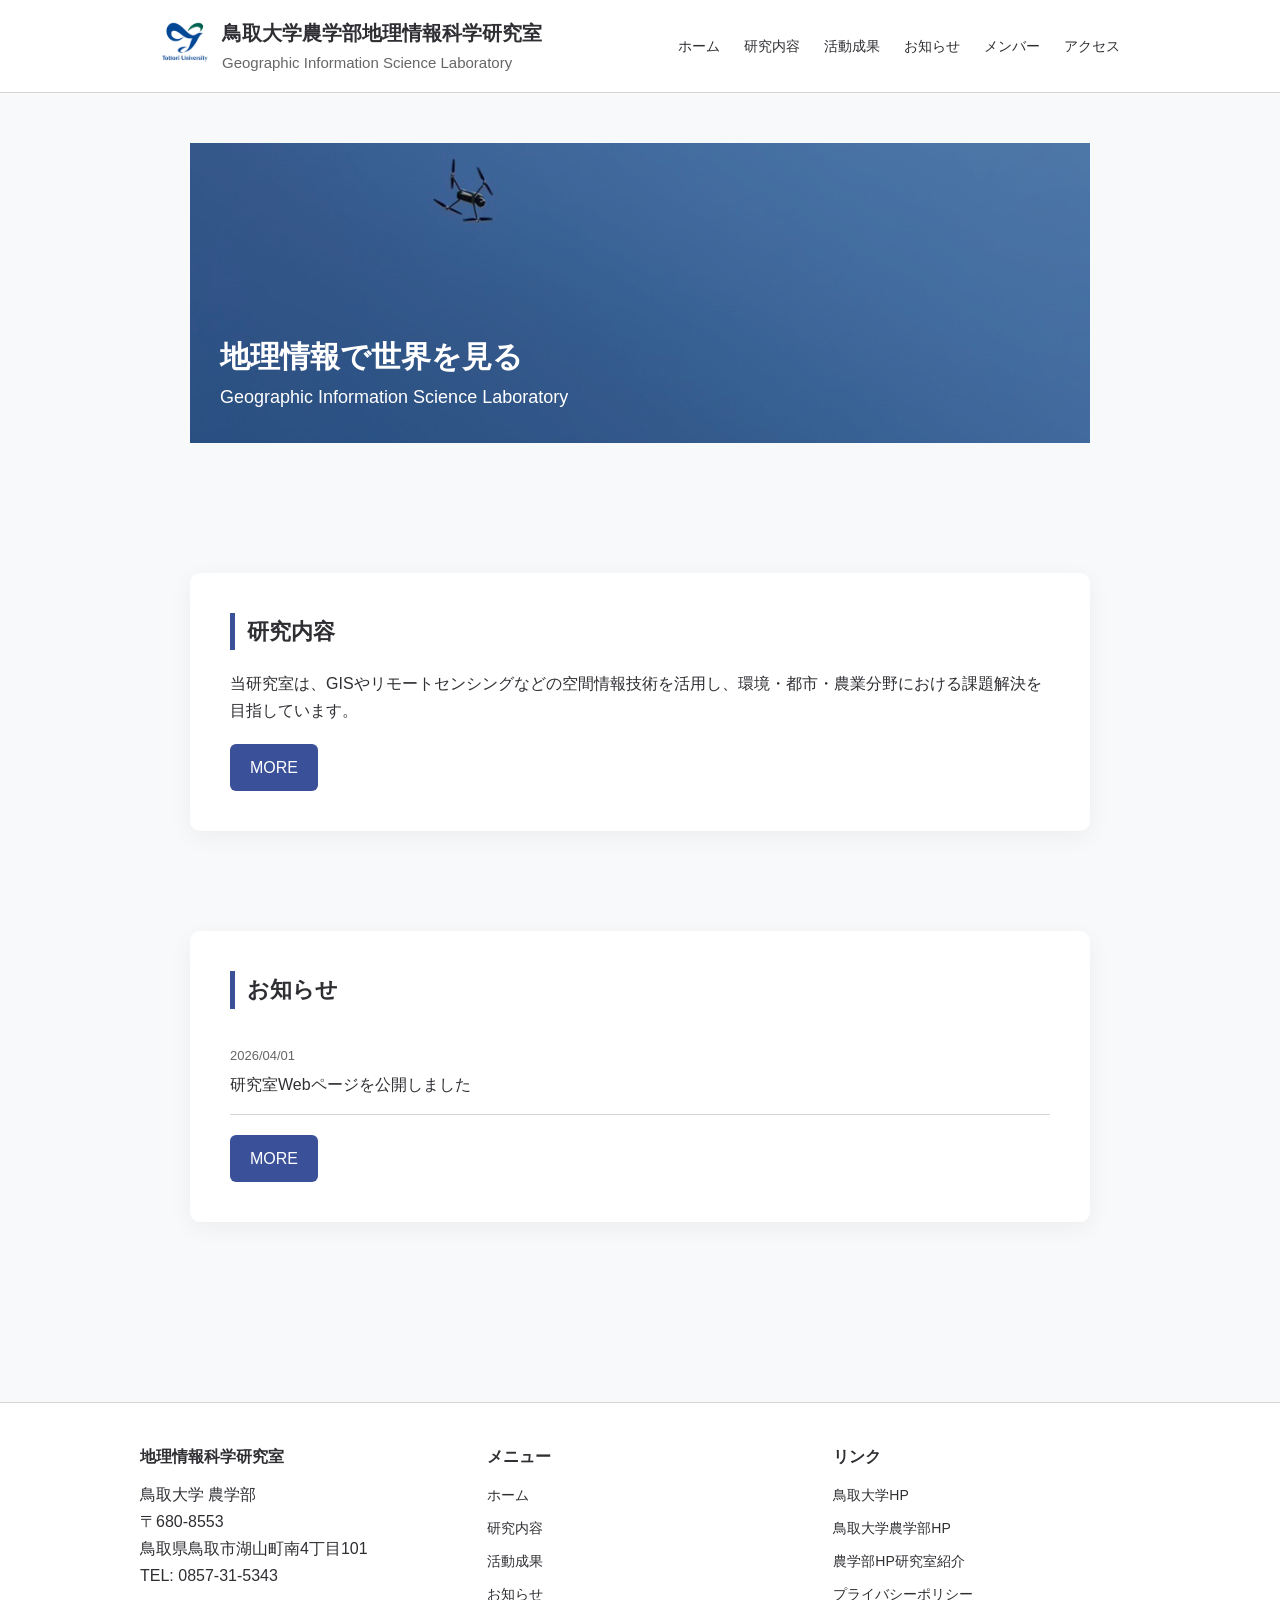
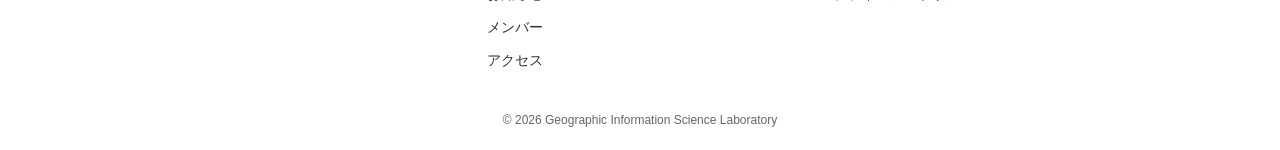
<file: docs/index.html>
<!DOCTYPE html>
<html lang="ja">

  <head>
    <meta charset="UTF-8">
    <meta name="viewport" content="width=device-width, initial-scale=1.0">
    <title>鳥取大学農学部 地理情報科学研究室</title>
    <!-- SEO -->
    <meta name="description" content="鳥取大学農学部 地理情報科学研究室の公式サイト。研究内容、研究実績、メンバー情報を掲載しています。">
    <link rel="stylesheet" href="css/style.css">
  </head>

  <body>

    <!-- ヘッダー -->
    <header>
      <div class="header_container">

        <!-- ロゴ -->
        <div class="logo">
          <a href="./index.html"> 
            <img src="images/logo.jpg" alt="鳥取大学農学部 地理情報科学研究室ロゴ"> 
          </a>
          <div class="site_title">
            <h1>鳥取大学農学部<span class="sp_br"> </span>地理情報科学研究室 </h1>
            <p>Geographic Information Science Laboratory</p>
          </div>
        </div>

        <!-- ナビゲーション --> 
        <nav class="navigation" id="nav" aria-label="メインナビゲーション">
          <ul class="navigation_list">
            <li><a href="./index.html">ホーム</a></li>
            <li><a href="./about.html">研究内容</a></li>
            <li><a href="./research.html">活動成果</a></li>
            <li><a href="./news.html">お知らせ</a></li>
            <li><a href="./members.html">メンバー</a></li>
            <li><a href="./access.html">アクセス</a></li>
          </ul>
        </nav>

        <!-- ハンバーガーメニュー --> 
        <button class="hamburger" id="hamburger" aria-label="メニューを開く"> 
          <span class="hamburger_border_top"></span>
          <span class="hamburger_border_center"></span>
          <span class="hamburger_border_bottom"></span>
        </button>

      </div>
        
      <div class="background" id="background"></div>

    </header>
    <!-- /ヘッダー -->

    <!-- ヒーロー画像 -->
    <div class="hero">
      <img src="images/drone_sky.jpg" alt="研究室の風景" class="hero_image">
      <div class="hero_text">
        <h2>地理情報で世界を見る</h2>
        <p>Geographic Information Science Laboratory</p>
      </div>
    </div>

    <!-- メイン -->
    <main>
    <!-- 研究概要 -->
    <section aria-labelledby="overview-title">
      <h2 id="overview-title" class="title">研究内容</h2>
      <p> 
        当研究室は、GISやリモートセンシングなどの空間情報技術を活用し、環境・都市・農業分野における課題解決を目指しています。
      </p>
      <div class="button_container">
        <a href="./about.html" class="button">MORE</a>
      </div>
    </section>

    <section aria-labelledby="news-title">  
      <h2 id="news-title" class="title">お知らせ</h2>
        <ul class="news_list" id="news-list">
          <!-- JSで自動生成 -->
        </ul>
      <div class="button_container">
        <a href="./news.html" class="button">MORE</a>
      </div>
    </section>

    </main>
    <!-- /メイン -->


    <!-- フッター -->
    <footer class="footer">

      <div class="footer_inner">

        <!-- ① 研究室情報 -->
        <div class="footer_col">
          <h2 class="footer_title">地理情報科学研究室</h2>
          <p>鳥取大学 農学部</p>
          <p>〒680-8553</p>
          <p>鳥取県鳥取市湖山町南4丁目101</p>
          <p>TEL: 0857-31-5343</p>
        </div>

        <!-- ② ナビゲーション -->
        <div class="footer_col">
          <h3 class="footer_title">メニュー</h3>
          <ul class="footer_nav">
            <li><a href="./index.html">ホーム</a></li>
            <li><a href="./about.html">研究内容</a></li>
            <li><a href="./research.html">活動成果</a></li>
            <li><a href="./news.html">お知らせ</a></li>
            <li><a href="./members.html">メンバー</a></li>
            <li><a href="./access.html">アクセス</a></li>
          </ul>
        </div>

        <!-- ③ 補助情報 -->
        <div class="footer_col">
          <h3 class="footer_title">リンク</h3>
          <ul class="footer_nav">
            <li><a href="https://www.tottori-u.ac.jp/" target="_blank" rel="noopener noreferrer">鳥取大学HP</a></li>
            <li><a href="https://muses.muses.tottori-u.ac.jp/" target="_blank" rel="noopener noreferrer">鳥取大学農学部HP</a></li>
            <li><a href="https://muses.muses.tottori-u.ac.jp/about/staff/teacher-leas.php?id=57" target="_blank" rel="noopener noreferrer">農学部HP研究室紹介
            </a></li>
            <li><a href="./privacy.html">プライバシーポリシー</a></li>
          </ul>
        </div>

      </div>

      <!-- コピーライト -->
      <div class="footer_bottom">
        <p>&copy; 2026 Geographic Information Science Laboratory</p>
      </div>

    </footer>
    <!-- /フッター -->

    <script src="js/script.js"></script>

  </body>

</html>
</file>
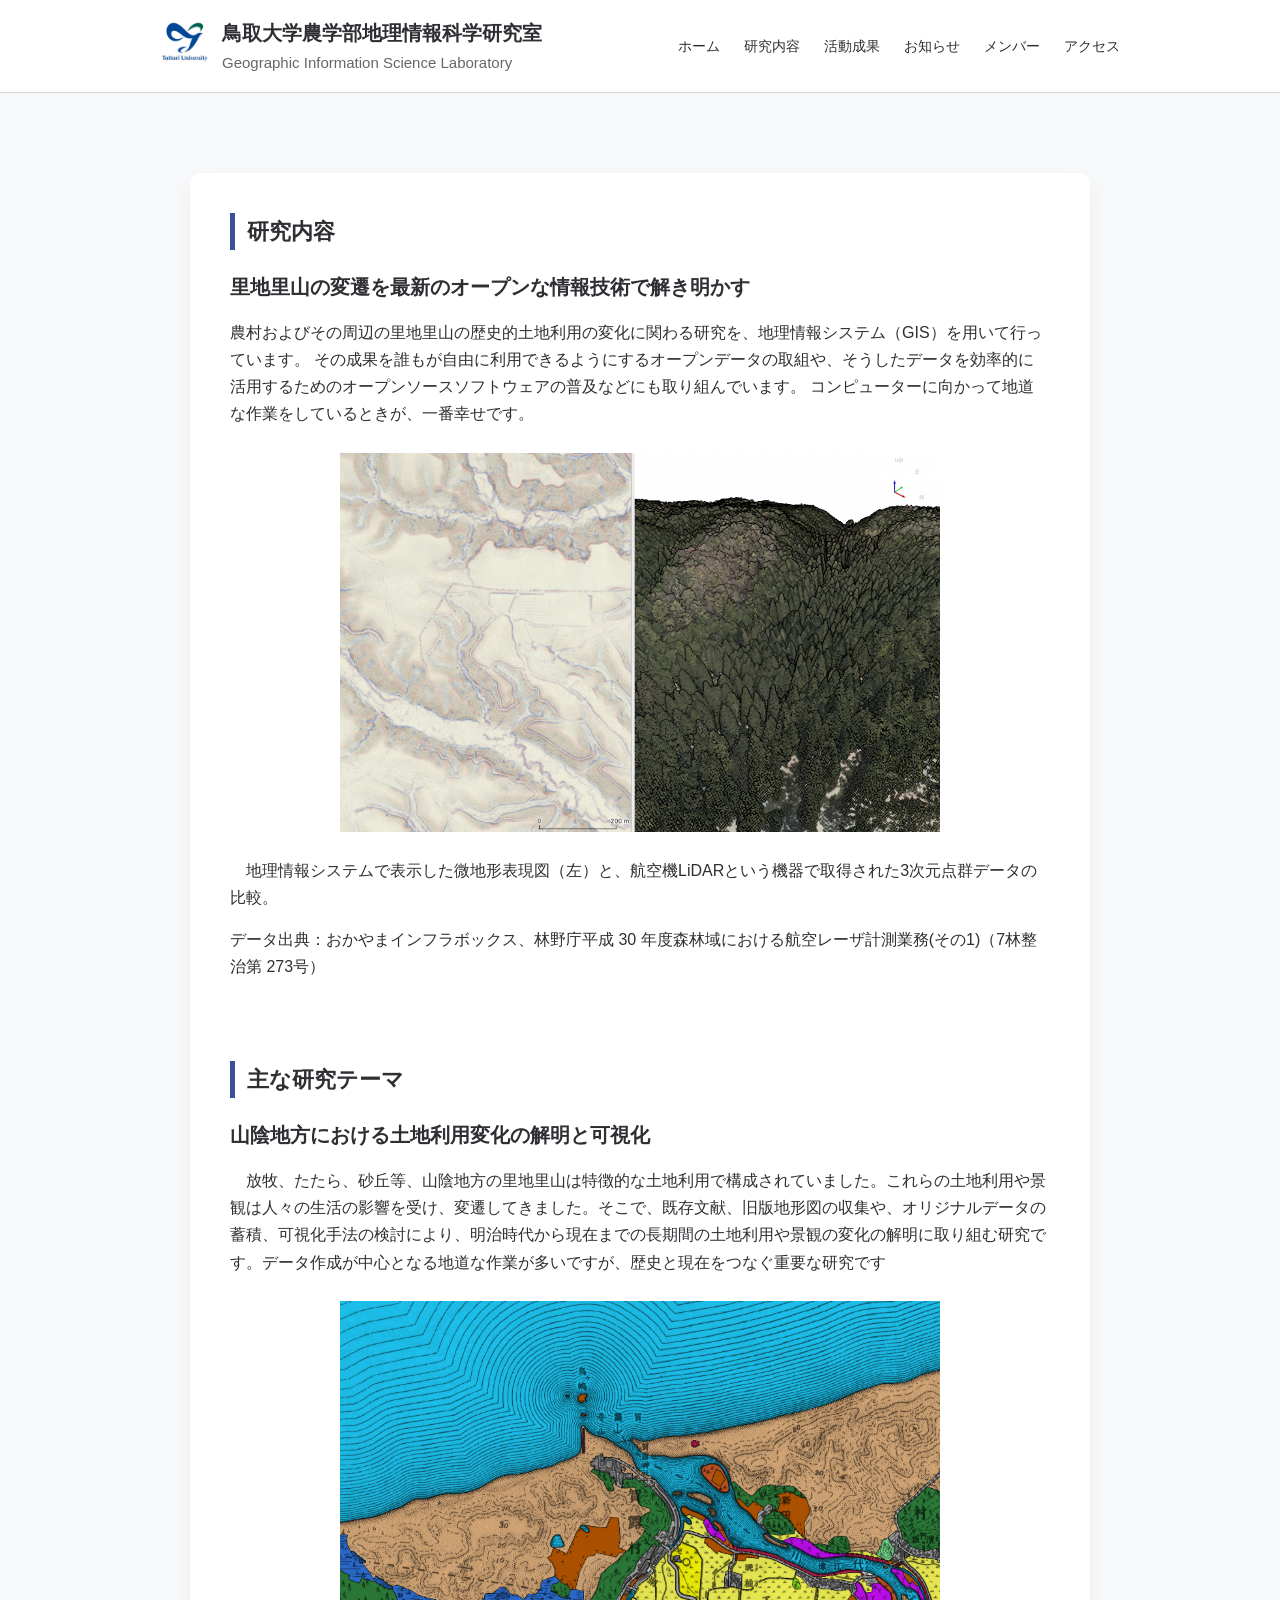
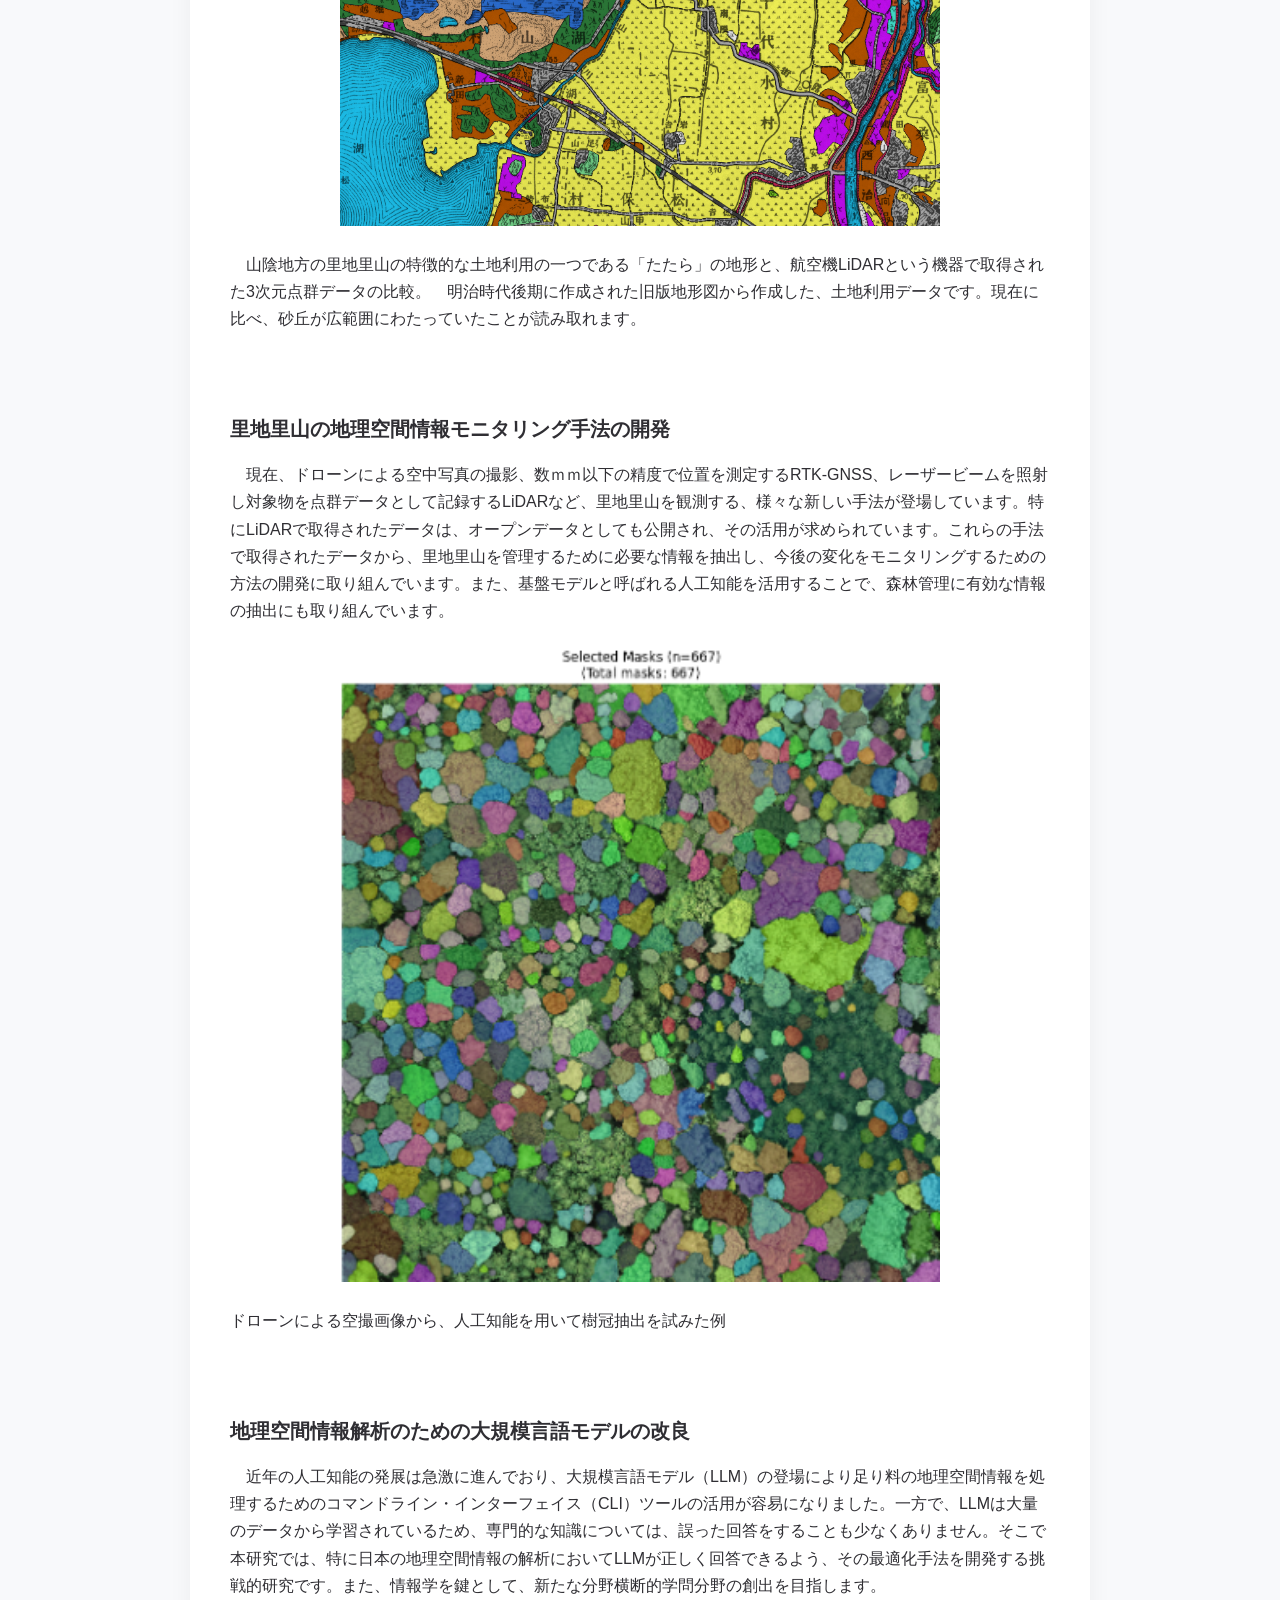
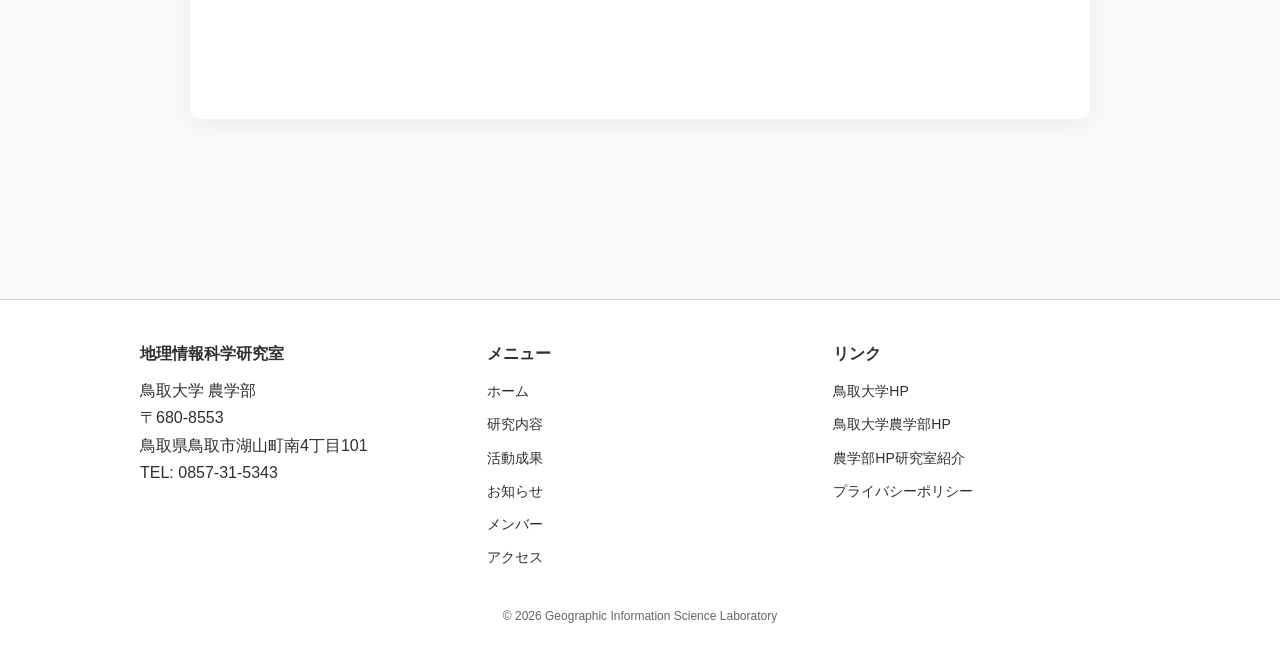
<file: docs/about.html>
<!DOCTYPE html>
<html lang="ja">

  <head>
    <meta charset="UTF-8">
    <meta name="viewport" content="width=device-width, initial-scale=1.0">
    <title>鳥取大学農学部 地理情報科学研究室</title>
    <!-- SEO -->
    <meta name="description" content="鳥取大学農学部 地理情報科学研究室の公式サイト。研究内容、研究実績、メンバー情報を掲載しています。">
    <link rel="stylesheet" href="css/style.css">
  </head>

  <body>

    <!-- ヘッダー -->
    <header>
      <div class="header_container">

        <!-- ロゴ -->
        <div class="logo">
          <a href="./index.html"> 
            <img src="images/logo.jpg" alt="鳥取大学農学部 地理情報科学研究室ロゴ"> 
          </a>
          <div class="site_title">
            <h1>鳥取大学農学部<span class="sp_br"> </span>地理情報科学研究室 </h1>
            <p>Geographic Information Science Laboratory</p>
          </div>
        </div>

        <!-- ナビゲーション --> 
        <nav class="navigation" id="nav" aria-label="メインナビゲーション">
          <ul class="navigation_list">
            <li><a href="./index.html">ホーム</a></li>
            <li><a href="./about.html">研究内容</a></li>
            <li><a href="./research.html">活動成果</a></li>
            <li><a href="./news.html">お知らせ</a></li>
            <li><a href="./members.html">メンバー</a></li>
            <li><a href="./access.html">アクセス</a></li>
          </ul>
        </nav>

        <!-- ハンバーガーメニュー --> 
        <button class="hamburger" id="hamburger" aria-label="メニューを開く"> 
          <span class="hamburger_border_top"></span>
          <span class="hamburger_border_center"></span>
          <span class="hamburger_border_bottom"></span>
        </button>

      </div>
        
      <div class="background" id="background"></div>

    </header>
    <!-- /ヘッダー -->

    
    <!-- メイン -->
    <main>
      <section>
        <h2 class="title">研究内容</h2>

        <article class="subsection">
          <h3 class="subject">里地里山の変遷を最新のオープンな情報技術で解き明かす</h3>
          <p>
            農村およびその周辺の里地里山の歴史的土地利用の変化に関わる研究を、地理情報システム（GIS）を用いて行っています。
            その成果を誰もが自由に利用できるようにするオープンデータの取組や、そうしたデータを効率的に活用するためのオープンソースソフトウェアの普及などにも取り組んでいます。
            コンピューターに向かって地道な作業をしているときが、一番幸せです。 
          </p>
          <img src="images/about_satoyama.png" alt="蒜山演習林の地形と3次元点群データの比較" class="image">
          <p>
            　地理情報システムで表示した微地形表現図（左）と、航空機LiDARという機器で取得された3次元点群データの比較。
          </p>
          <p>
            データ出典：おかやまインフラボックス、林野庁平成 30 年度森林域における航空レーザ計測業務(その1)（7林整治第 273号）
          </p>
        </article>

        <h2 class="title">主な研究テーマ</h2>
        <article class="subsection">
          <h3 class="subject">山陰地方における土地利用変化の解明と可視化</h3>
          <p>
           　放牧、たたら、砂丘等、山陰地方の里地里山は特徴的な土地利用で構成されていました。これらの土地利用や景観は人々の生活の影響を受け、変遷してきました。そこで、既存文献、旧版地形図の収集や、オリジナルデータの蓄積、可視化手法の検討により、明治時代から現在までの長期間の土地利用や景観の変化の解明に取り組む研究です。データ作成が中心となる地道な作業が多いですが、歴史と現在をつなぐ重要な研究です
          </p>
          <img src="images/about_tatara.png" alt="研究内容の説明画像2" class="image">
          <p>
            　山陰地方の里地里山の特徴的な土地利用の一つである「たたら」の地形と、航空機LiDARという機器で取得された3次元点群データの比較。　明治時代後期に作成された旧版地形図から作成した、土地利用データです。現在に比べ、砂丘が広範囲にわたっていたことが読み取れます。
          </p>
        </article>

        <article class="subsection">
          <h3 class="subject">里地里山の地理空間情報モニタリング手法の開発</h3>
          <p>
           　現在、ドローンによる空中写真の撮影、数ｍｍ以下の精度で位置を測定するRTK-GNSS、レーザービームを照射し対象物を点群データとして記録するLiDARなど、里地里山を観測する、様々な新しい手法が登場しています。特にLiDARで取得されたデータは、オープンデータとしても公開され、その活用が求められています。これらの手法で取得されたデータから、里地里山を管理するために必要な情報を抽出し、今後の変化をモニタリングするための方法の開発に取り組んでいます。また、基盤モデルと呼ばれる人工知能を活用することで、森林管理に有効な情報の抽出にも取り組んでいます。
          </p>
          <img src="images/about_jukan.png" alt="研究内容の説明画像2" class="image">
          <p>
            ドローンによる空撮画像から、人工知能を用いて樹冠抽出を試みた例
          </p>
        </article>

        <article class="subsection">
          <h3 class="subject">地理空間情報解析のための大規模言語モデルの改良</h3>
          <p>
           　近年の人工知能の発展は急激に進んでおり、大規模言語モデル（LLM）の登場により足り料の地理空間情報を処理するためのコマンドライン・インターフェイス（CLI）ツールの活用が容易になりました。一方で、LLMは大量のデータから学習されているため、専門的な知識については、誤った回答をすることも少なくありません。そこで本研究では、特に日本の地理空間情報の解析においてLLMが正しく回答できるよう、その最適化手法を開発する挑戦的研究です。また、情報学を鍵として、新たな分野横断的学問分野の創出を目指します。
          </p>
        </article>

      </section>
    </main>
    <!-- /メイン -->


    <!-- フッター -->
    <footer class="footer">

      <div class="footer_inner">

        <!-- ① 研究室情報 -->
        <div class="footer_col">
          <h2 class="footer_title">地理情報科学研究室</h2>
          <p>鳥取大学 農学部</p>
          <p>〒680-8553</p>
          <p>鳥取県鳥取市湖山町南4丁目101</p>
          <p>TEL: 0857-31-5343</p>
        </div>

        <!-- ② ナビゲーション -->
        <div class="footer_col">
          <h3 class="footer_title">メニュー</h3>
          <ul class="footer_nav">
            <li><a href="./index.html">ホーム</a></li>
            <li><a href="./about.html">研究内容</a></li>
            <li><a href="./research.html">活動成果</a></li>
            <li><a href="./news.html">お知らせ</a></li>
            <li><a href="./members.html">メンバー</a></li>
            <li><a href="./access.html">アクセス</a></li>
          </ul>
        </div>

        <!-- ③ 補助情報 -->
        <div class="footer_col">
          <h3 class="footer_title">リンク</h3>
          <ul class="footer_nav">
            <li><a href="https://www.tottori-u.ac.jp/" target="_blank" rel="noopener noreferrer">鳥取大学HP</a></li>
            <li><a href="https://muses.muses.tottori-u.ac.jp/" target="_blank" rel="noopener noreferrer">鳥取大学農学部HP</a></li>
            <li><a href="https://muses.muses.tottori-u.ac.jp/about/staff/teacher-leas.php?id=57" target="_blank" rel="noopener noreferrer">農学部HP研究室紹介
            </a></li>
            <li><a href="./privacy.html">プライバシーポリシー</a></li>
          </ul>
        </div>

      </div>

      <!-- コピーライト -->
      <div class="footer_bottom">
        <p>&copy; 2026 Geographic Information Science Laboratory</p>
      </div>

    </footer>
    <!-- /フッター -->

    <script src="js/script.js"></script>

  </body>

</html>
</file>
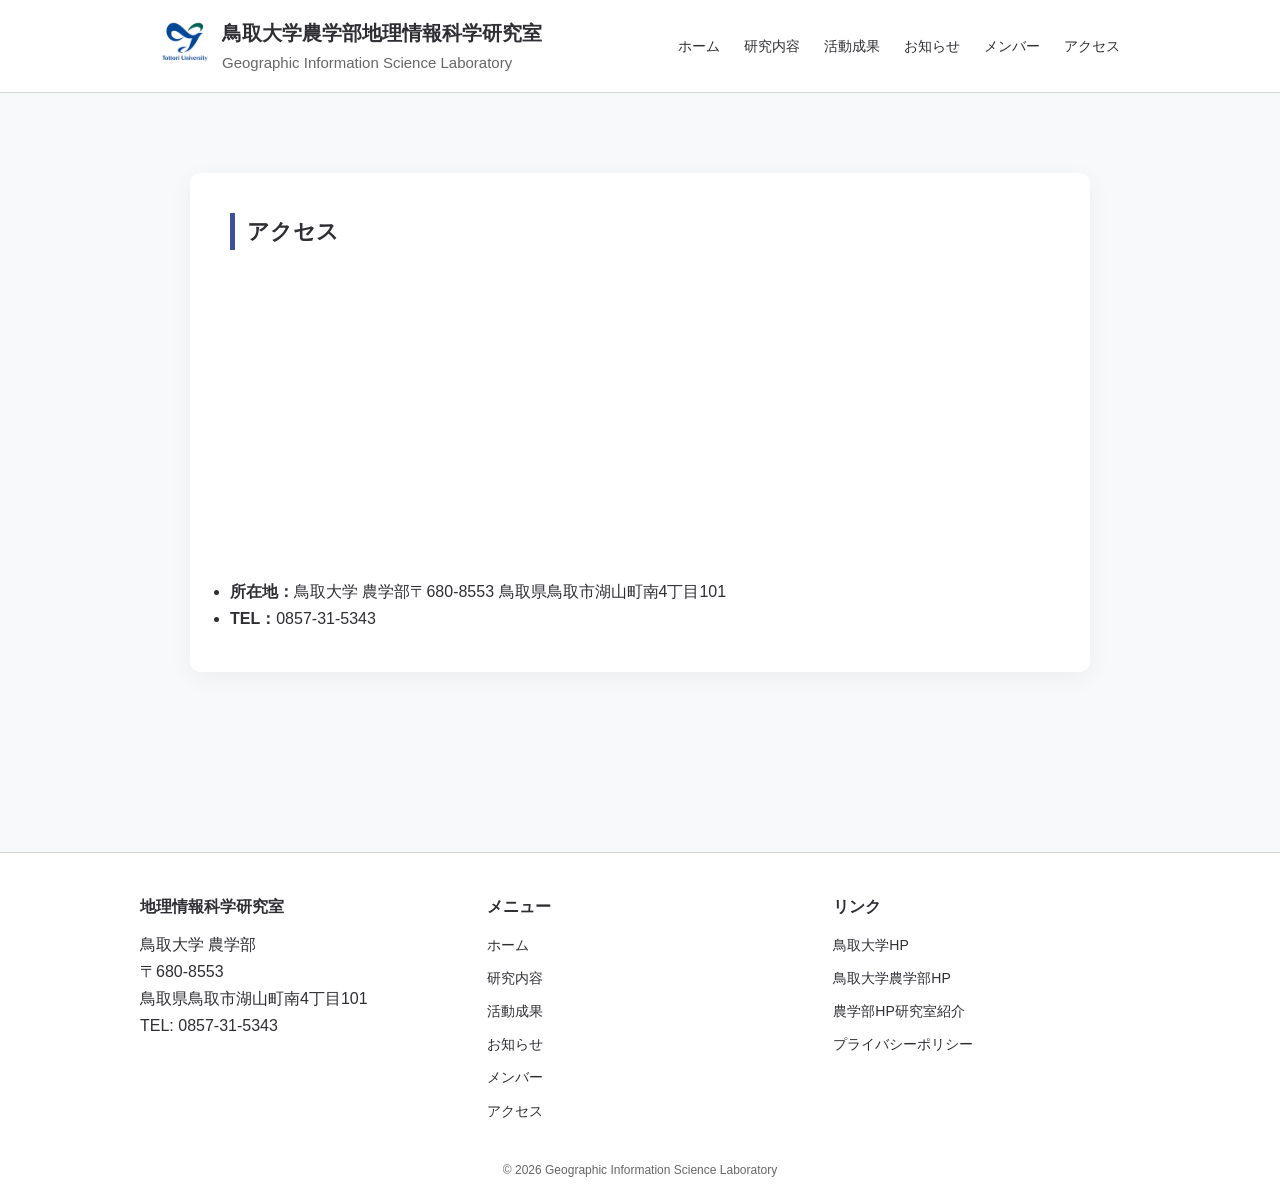
<file: docs/access.html>
<!DOCTYPE html>
<html lang="ja">

  <head>
    <meta charset="UTF-8">
    <meta name="viewport" content="width=device-width, initial-scale=1.0">
    <title>鳥取大学農学部 地理情報科学研究室</title>
    <!-- SEO -->
    <meta name="description" content="鳥取大学農学部 地理情報科学研究室の公式サイト。研究内容、研究実績、メンバー情報を掲載しています。">
    <link rel="stylesheet" href="css/style.css">
  </head>

  <body>

    <!-- ヘッダー -->
    <header>
      <div class="header_container">

        <!-- ロゴ -->
        <div class="logo">
          <a href="./index.html"> 
            <img src="images/logo.jpg" alt="鳥取大学農学部 地理情報科学研究室ロゴ"> 
          </a>
          <div class="site_title">
            <h1>鳥取大学農学部<span class="sp_br"> </span>地理情報科学研究室 </h1>
            <p>Geographic Information Science Laboratory</p>
          </div>
        </div>

        <!-- ナビゲーション --> 
        <nav class="navigation" id="nav" aria-label="メインナビゲーション">
          <ul class="navigation_list">
            <li><a href="./index.html">ホーム</a></li>
            <li><a href="./about.html">研究内容</a></li>
            <li><a href="./research.html">活動成果</a></li>
            <li><a href="./news.html">お知らせ</a></li>
            <li><a href="./members.html">メンバー</a></li>
            <li><a href="./access.html">アクセス</a></li>
          </ul>
        </nav>

        <!-- ハンバーガーメニュー --> 
        <button class="hamburger" id="hamburger" aria-label="メニューを開く"> 
          <span class="hamburger_border_top"></span>
          <span class="hamburger_border_center"></span>
          <span class="hamburger_border_bottom"></span>
        </button>

      </div>
        
      <div class="background" id="background"></div>

    </header>
    <!-- /ヘッダー -->

    <!-- メイン -->
    <main>
      <section>
        <h2 class="title">アクセス</h2>

        <div class="map_container">
          <iframe class="map" src="https://www.google.com/maps/embed?pb=!1m18!1m12!1m3!1d3247.577376410735!2d134.17088357521263!3d35.51472707264139!2m3!1f0!2f0!3f0!3m2!1i1024!2i768!4f13.1!3m3!1m2!1s0x35558e07a8acd595%3A0xb7ac7fb8874c64e3!2z44CSNjgwLTA5NDUg6bOl5Y-W55yM6bOl5Y-W5biC5rmW5bGx55S65Y2X77yU5LiB55uu77yR77yQ77yR!5e0!3m2!1sja!2sjp!4v1775177612250!5m2!1sja!2sjp"></iframe>
        </div>
        
        <ul class="info_list">
          <li><strong>所在地：</strong>鳥取大学 農学部〒680-8553 鳥取県鳥取市湖山町南4丁目101</li>
          <li><strong>TEL：</strong>0857-31-5343</li>
        </ul>

      </section>
    </main>
    <!-- /メイン -->



    <!-- フッター -->
    <footer class="footer">

      <div class="footer_inner">

        <!-- ① 研究室情報 -->
        <div class="footer_col">
          <h2 class="footer_title">地理情報科学研究室</h2>
          <p>鳥取大学 農学部</p>
          <p>〒680-8553</p>
          <p>鳥取県鳥取市湖山町南4丁目101</p>
          <p>TEL: 0857-31-5343</p>
        </div>

        <!-- ② ナビゲーション -->
        <div class="footer_col">
          <h3 class="footer_title">メニュー</h3>
          <ul class="footer_nav">
            <li><a href="./index.html">ホーム</a></li>
            <li><a href="./about.html">研究内容</a></li>
            <li><a href="./research.html">活動成果</a></li>
            <li><a href="./news.html">お知らせ</a></li>
            <li><a href="./members.html">メンバー</a></li>
            <li><a href="./access.html">アクセス</a></li>
          </ul>
        </div>

        <!-- ③ 補助情報 -->
        <div class="footer_col">
          <h3 class="footer_title">リンク</h3>
          <ul class="footer_nav">
            <li><a href="https://www.tottori-u.ac.jp/" target="_blank" rel="noopener noreferrer">鳥取大学HP</a></li>
            <li><a href="https://muses.muses.tottori-u.ac.jp/" target="_blank" rel="noopener noreferrer">鳥取大学農学部HP</a></li>
            <li><a href="https://muses.muses.tottori-u.ac.jp/about/staff/teacher-leas.php?id=57" target="_blank" rel="noopener noreferrer">農学部HP研究室紹介
            </a></li>
            <li><a href="./privacy.html">プライバシーポリシー</a></li>
          </ul>
        </div>

      </div>

      <!-- コピーライト -->
      <div class="footer_bottom">
        <p>&copy; 2026 Geographic Information Science Laboratory</p>
      </div>

    </footer>
    <!-- /フッター -->

    <script src="js/script.js"></script>

  </body>

</html>
</file>
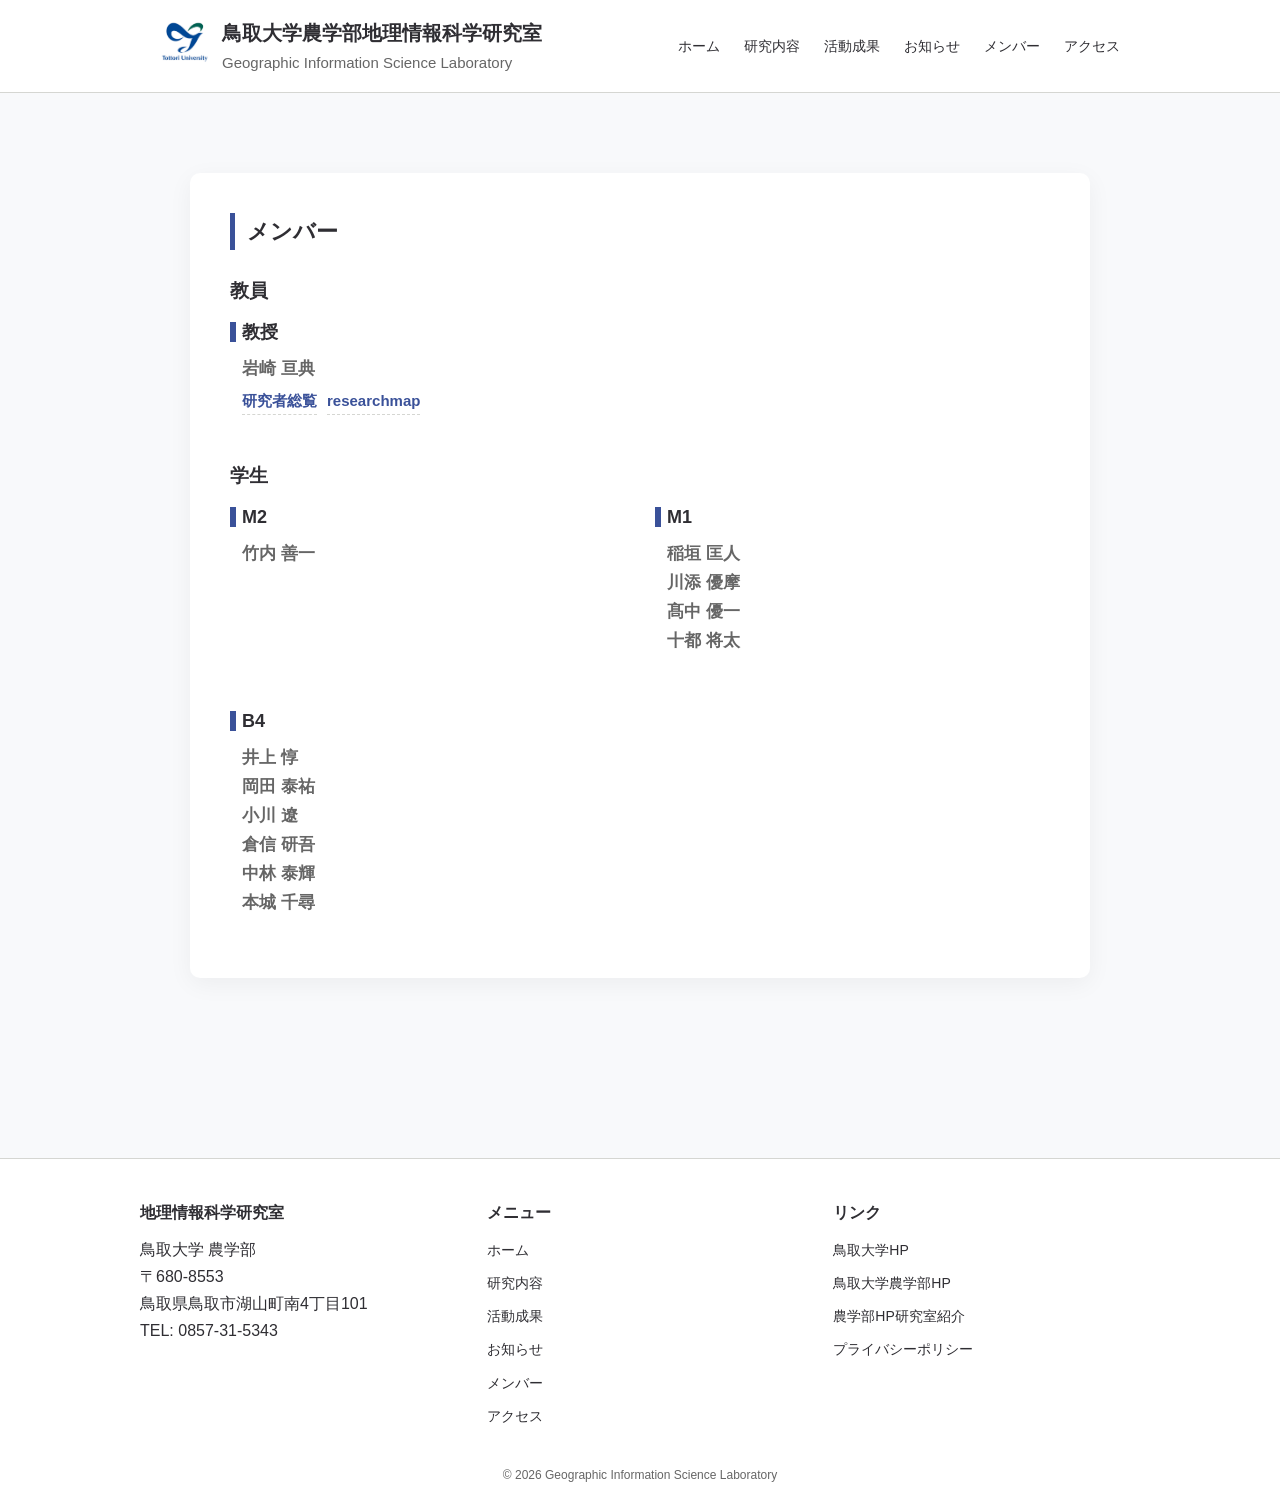
<file: docs/members.html>
<!DOCTYPE html>
<html lang="ja">

  <head>
    <meta charset="UTF-8">
    <meta name="viewport" content="width=device-width, initial-scale=1.0">
    <title>鳥取大学農学部 地理情報科学研究室</title>
    <!-- SEO -->
    <meta name="description" content="鳥取大学農学部 地理情報科学研究室の公式サイト。研究内容、研究実績、メンバー情報を掲載しています。">
    <link rel="stylesheet" href="css/style.css">
  </head>

  <body>

    <!-- ヘッダー -->
    <header>
      <div class="header_container">

        <!-- ロゴ -->
        <div class="logo">
          <a href="./index.html"> 
            <img src="images/logo.jpg" alt="鳥取大学農学部 地理情報科学研究室ロゴ"> 
          </a>
          <div class="site_title">
            <h1>鳥取大学農学部<span class="sp_br"> </span>地理情報科学研究室 </h1>
            <p>Geographic Information Science Laboratory</p>
          </div>
        </div>

        <!-- ナビゲーション --> 
        <nav class="navigation" id="nav" aria-label="メインナビゲーション">
          <ul class="navigation_list">
            <li><a href="./index.html">ホーム</a></li>
            <li><a href="./about.html">研究内容</a></li>
            <li><a href="./research.html">活動成果</a></li>
            <li><a href="./news.html">お知らせ</a></li>
            <li><a href="./members.html">メンバー</a></li>
            <li><a href="./access.html">アクセス</a></li>
          </ul>
        </nav>

        <!-- ハンバーガーメニュー --> 
        <button class="hamburger" id="hamburger" aria-label="メニューを開く"> 
          <span class="hamburger_border_top"></span>
          <span class="hamburger_border_center"></span>
          <span class="hamburger_border_bottom"></span>
        </button>

      </div>
        
      <div class="background" id="background"></div>

    </header>
    <!-- /ヘッダー -->

    <!-- メイン -->
    <main>
      <section>
        <h2 class="title">メンバー</h2>

        <h3 class="subtitle">教員</h3>
        <ul class="member_list">
          <li>教授
            <ul class="member_sublist">
              <li>
                岩崎 亘典
                <div class="member_links">
                  <a href="https://researchers.adm.tottori-u.ac.jp/html/100002733_ja.html" target="_blank" rel="noopener noreferrer">研究者総覧</a>
                  <a href="https://researchmap.jp/read0059093" target="_blank" rel="noopener noreferrer">researchmap</a>
                </div>
              </li> 
            </ul>
          </li>
        </ul>

      <h3 class="subtitle">学生</h3>
      <ul class="member_list">
        <li>
          M2
          <ul class="member_sublist">
            <li>竹内 善一</li>
          </ul>
        </li>
        <li>
          M1
          <ul class="member_sublist">
            <li>稲垣 匡人</li>
            <li>川添 優摩</li>
            <li>髙中 優一</li>
            <li>十都 将太</li>
          </ul>
        </li>
        <li>
          B4
          <ul class="member_sublist">
            <li>井上 惇</li>
            <li>岡田 泰祐</li>
            <li>小川 遼</li>
            <li>倉信 研吾</li>
            <li>中林 泰輝</li>
            <li>本城 千尋</li>
          </ul>
        </li>
      </ul>


    </section>
    </main>
    <!-- /メイン -->


    <!-- フッター -->
    <footer class="footer">

      <div class="footer_inner">

        <!-- ① 研究室情報 -->
        <div class="footer_col">
          <h2 class="footer_title">地理情報科学研究室</h2>
          <p>鳥取大学 農学部</p>
          <p>〒680-8553</p>
          <p>鳥取県鳥取市湖山町南4丁目101</p>
          <p>TEL: 0857-31-5343</p>
        </div>

        <!-- ② ナビゲーション -->
        <div class="footer_col">
          <h3 class="footer_title">メニュー</h3>
          <ul class="footer_nav">
            <li><a href="./index.html">ホーム</a></li>
            <li><a href="./about.html">研究内容</a></li>
            <li><a href="./research.html">活動成果</a></li>
            <li><a href="./news.html">お知らせ</a></li>
            <li><a href="./members.html">メンバー</a></li>
            <li><a href="./access.html">アクセス</a></li>
          </ul>
        </div>

        <!-- ③ 補助情報 -->
        <div class="footer_col">
          <h3 class="footer_title">リンク</h3>
          <ul class="footer_nav">
            <li><a href="https://www.tottori-u.ac.jp/" target="_blank" rel="noopener noreferrer">鳥取大学HP</a></li>
            <li><a href="https://muses.muses.tottori-u.ac.jp/" target="_blank" rel="noopener noreferrer">鳥取大学農学部HP</a></li>
            <li><a href="https://muses.muses.tottori-u.ac.jp/about/staff/teacher-leas.php?id=57" target="_blank" rel="noopener noreferrer">農学部HP研究室紹介
            </a></li>
            <li><a href="./privacy.html">プライバシーポリシー</a></li>
          </ul>
        </div>

      </div>

      <!-- コピーライト -->
      <div class="footer_bottom">
        <p>&copy; 2026 Geographic Information Science Laboratory</p>
      </div>

    </footer>
    <!-- /フッター -->


   <script src="js/script.js"></script>

  </body>

</html>
</file>
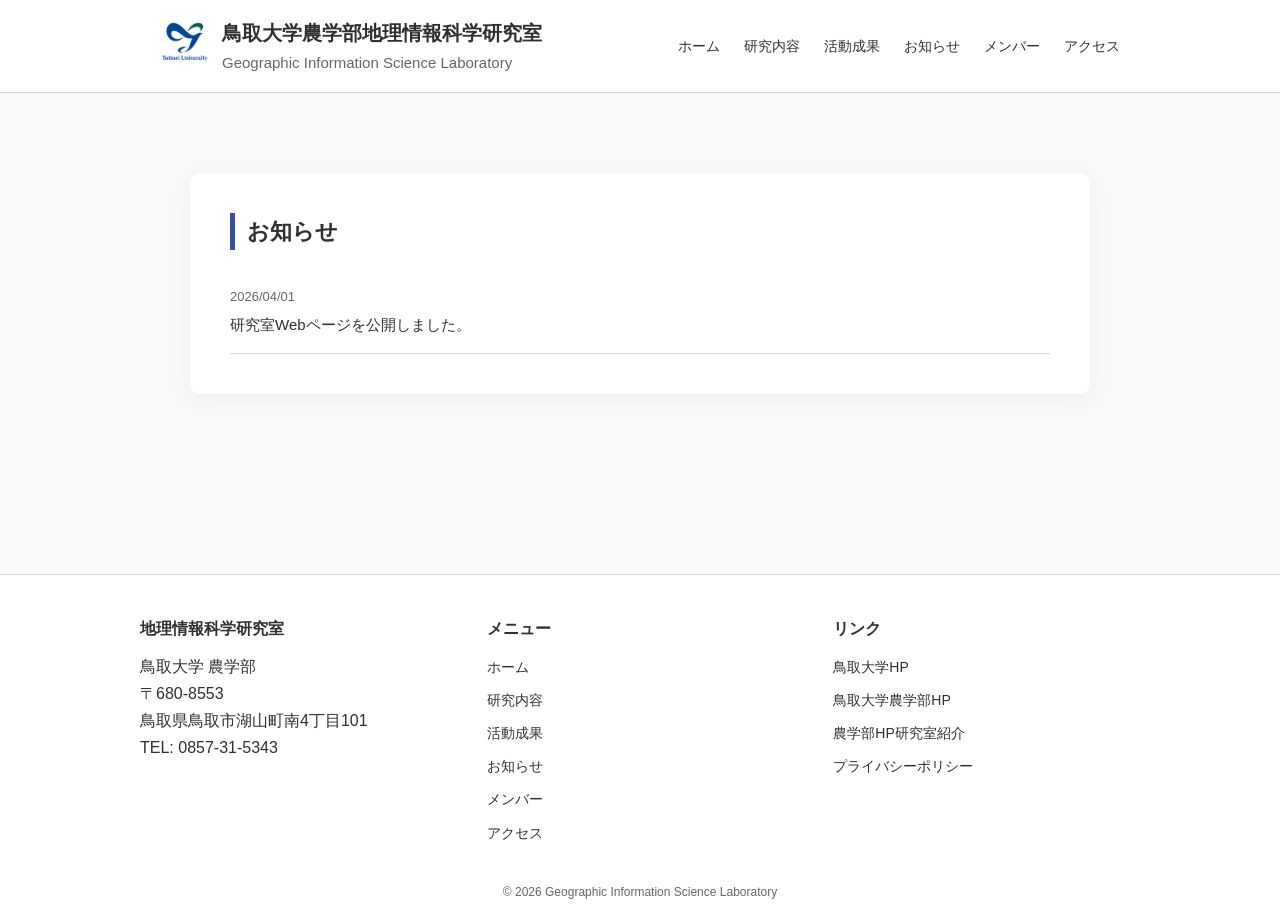
<file: docs/news.html>
<!DOCTYPE html>
<html lang="ja">

  <head>
    <meta charset="UTF-8">
    <meta name="viewport" content="width=device-width, initial-scale=1.0">
    <title>鳥取大学農学部 地理情報科学研究室</title>
    <!-- SEO -->
    <meta name="description" content="鳥取大学農学部 地理情報科学研究室の公式サイト。研究内容、研究実績、メンバー情報を掲載しています。">
    <link rel="stylesheet" href="css/style.css">
  </head>

  <body>

    <!-- ヘッダー -->
    <header>
      <div class="header_container">

        <!-- ロゴ -->
        <div class="logo">
          <a href="./index.html"> 
            <img src="images/logo.jpg" alt="鳥取大学農学部 地理情報科学研究室ロゴ"> 
          </a>
          <div class="site_title">
            <h1>鳥取大学農学部<span class="sp_br"> </span>地理情報科学研究室 </h1>
            <p>Geographic Information Science Laboratory</p>
          </div>
        </div>

        <!-- ナビゲーション --> 
        <nav class="navigation" id="nav" aria-label="メインナビゲーション">
          <ul class="navigation_list">
            <li><a href="./index.html">ホーム</a></li>
            <li><a href="./about.html">研究内容</a></li>
            <li><a href="./research.html">活動成果</a></li>
            <li><a href="./news.html">お知らせ</a></li>
            <li><a href="./members.html">メンバー</a></li>
            <li><a href="./access.html">アクセス</a></li>
          </ul>
        </nav>

        <!-- ハンバーガーメニュー --> 
        <button class="hamburger" id="hamburger" aria-label="メニューを開く"> 
          <span class="hamburger_border_top"></span>
          <span class="hamburger_border_center"></span>
          <span class="hamburger_border_bottom"></span>
        </button>

      </div>
        
      <div class="background" id="background"></div>

    </header>
    <!-- /ヘッダー -->

    <!-- メイン -->
    <main>
      <section>
        <h2 class="title">お知らせ</h2>

        <ul class="news_list">
          <li>
            <time datetime="2026-04-01">2026/04/01</time>
            <p>研究室Webページを公開しました。</p>
          </li>
        </ul>

      </section>
    </main>
    <!-- /メイン -->


    <!-- フッター -->
    <footer class="footer">

      <div class="footer_inner">

        <!-- ① 研究室情報 -->
        <div class="footer_col">
          <h2 class="footer_title">地理情報科学研究室</h2>
          <p>鳥取大学 農学部</p>
          <p>〒680-8553</p>
          <p>鳥取県鳥取市湖山町南4丁目101</p>
          <p>TEL: 0857-31-5343</p>
        </div>

        <!-- ② ナビゲーション -->
        <div class="footer_col">
          <h3 class="footer_title">メニュー</h3>
          <ul class="footer_nav">
            <li><a href="./index.html">ホーム</a></li>
            <li><a href="./about.html">研究内容</a></li>
            <li><a href="./research.html">活動成果</a></li>
            <li><a href="./news.html">お知らせ</a></li>
            <li><a href="./members.html">メンバー</a></li>
            <li><a href="./access.html">アクセス</a></li>
          </ul>
        </div>

        <!-- ③ 補助情報 -->
        <div class="footer_col">
          <h3 class="footer_title">リンク</h3>
          <ul class="footer_nav">
            <li><a href="https://www.tottori-u.ac.jp/" target="_blank" rel="noopener noreferrer">鳥取大学HP</a></li>
            <li><a href="https://muses.muses.tottori-u.ac.jp/" target="_blank" rel="noopener noreferrer">鳥取大学農学部HP</a></li>
            <li><a href="https://muses.muses.tottori-u.ac.jp/about/staff/teacher-leas.php?id=57" target="_blank" rel="noopener noreferrer">農学部HP研究室紹介
            </a></li>
            <li><a href="./privacy.html">プライバシーポリシー</a></li>
          </ul>
        </div>

      </div>

      <!-- コピーライト -->
      <div class="footer_bottom">
        <p>&copy; 2026 Geographic Information Science Laboratory</p>
      </div>

    </footer>
    <!-- /フッター -->

   <script src="js/script.js"></script>
    

  </body>

</html>
</file>
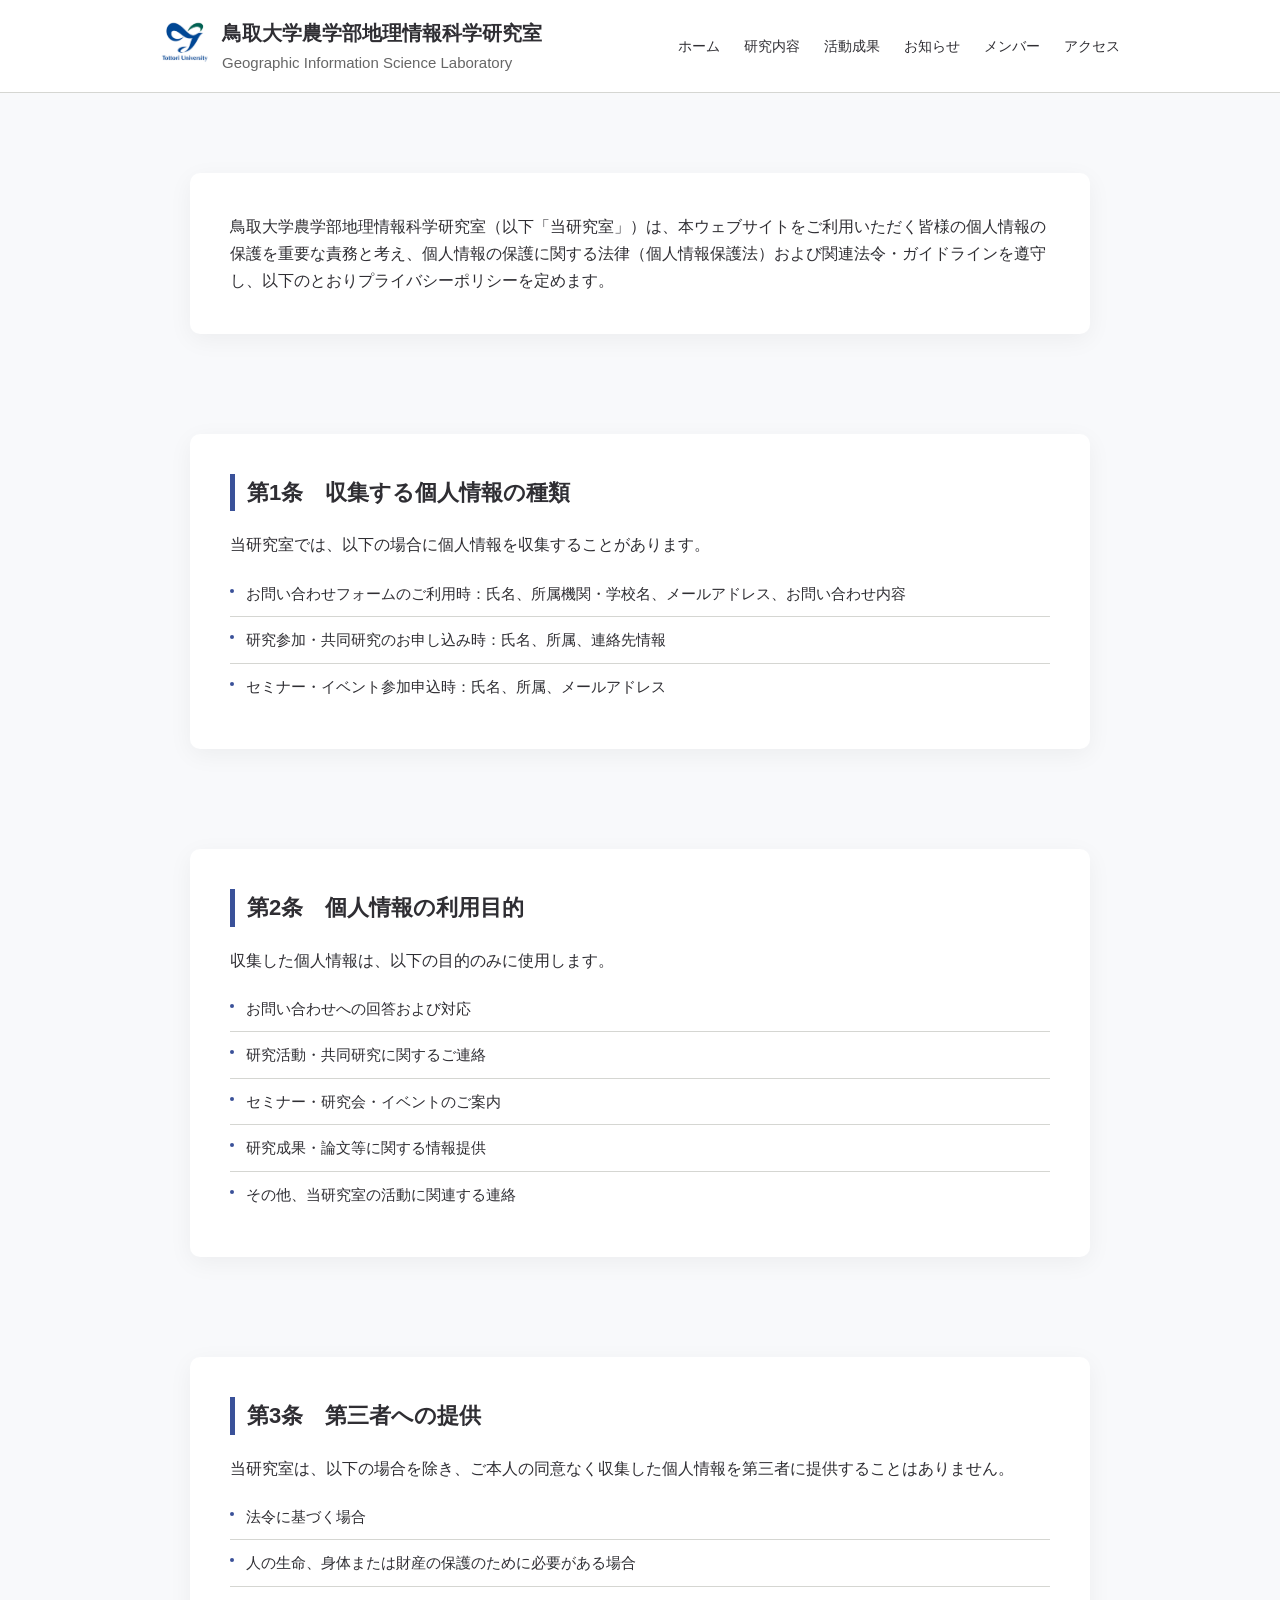
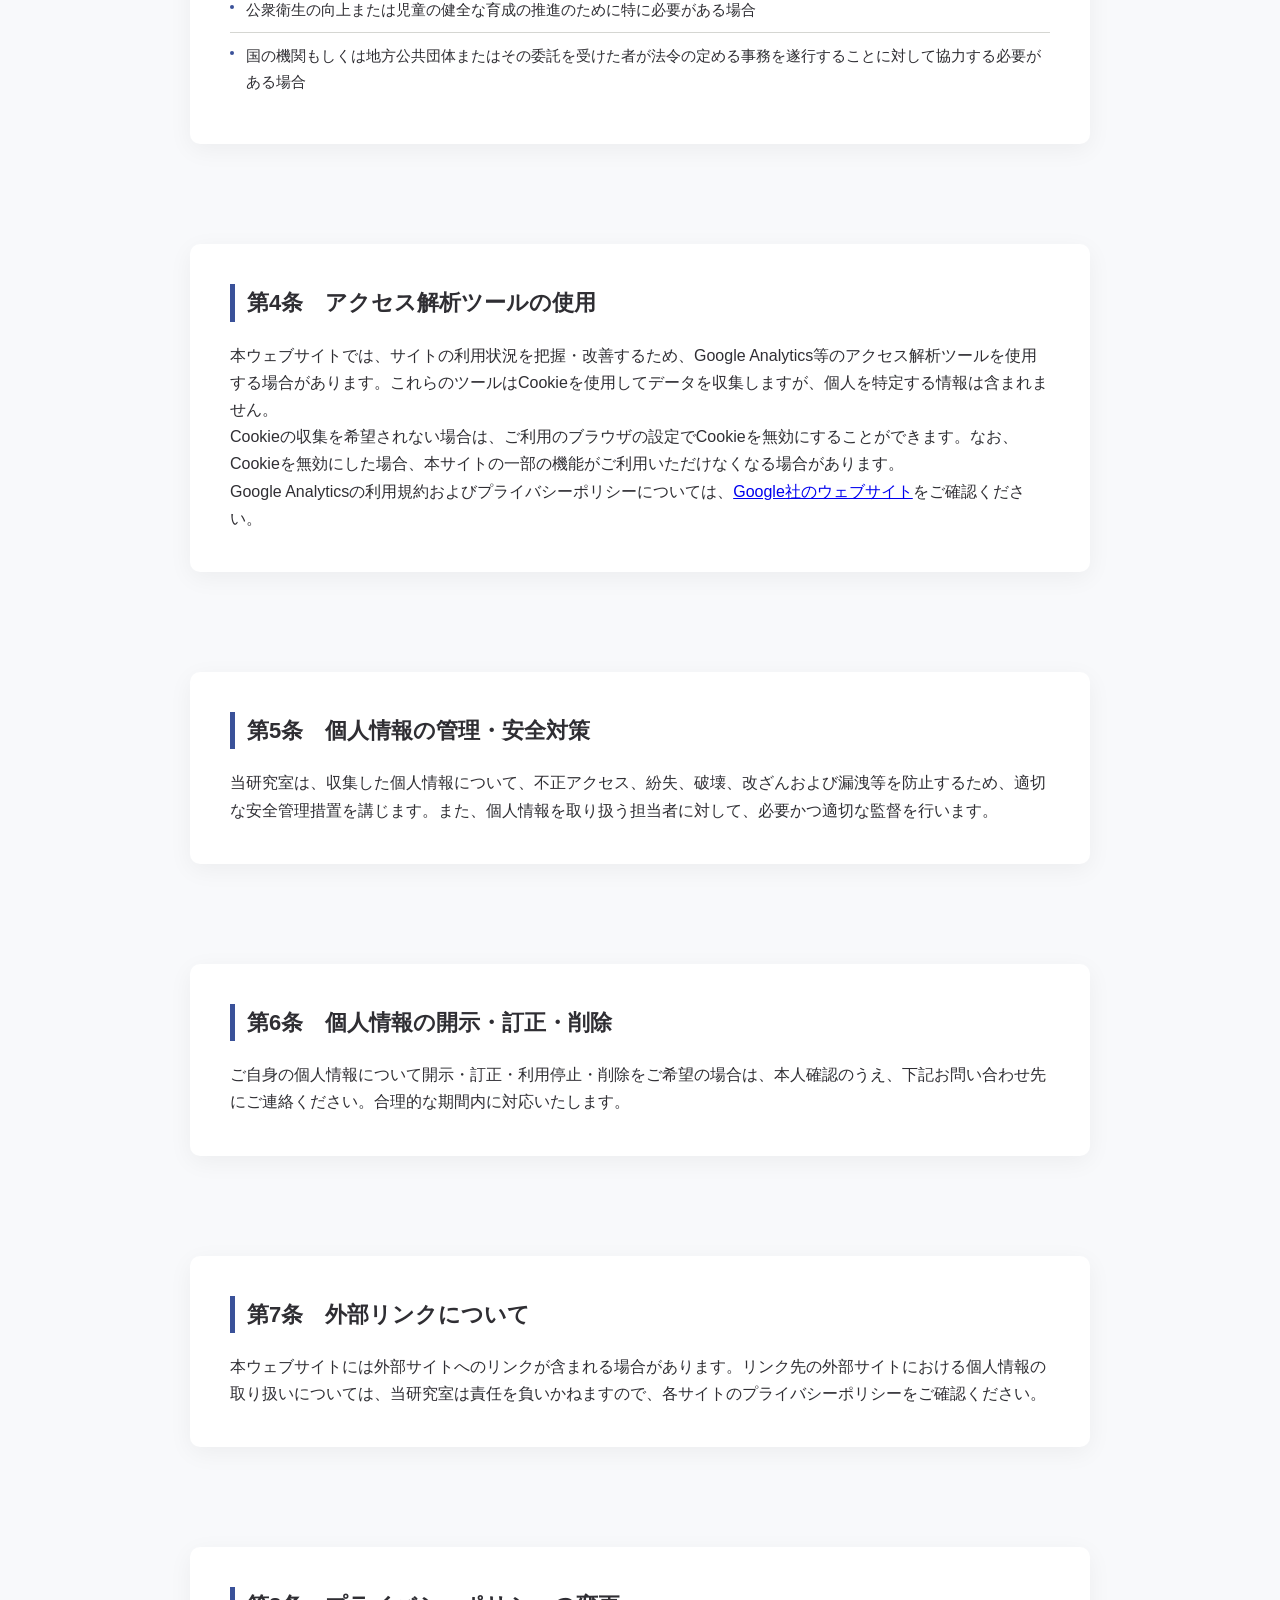
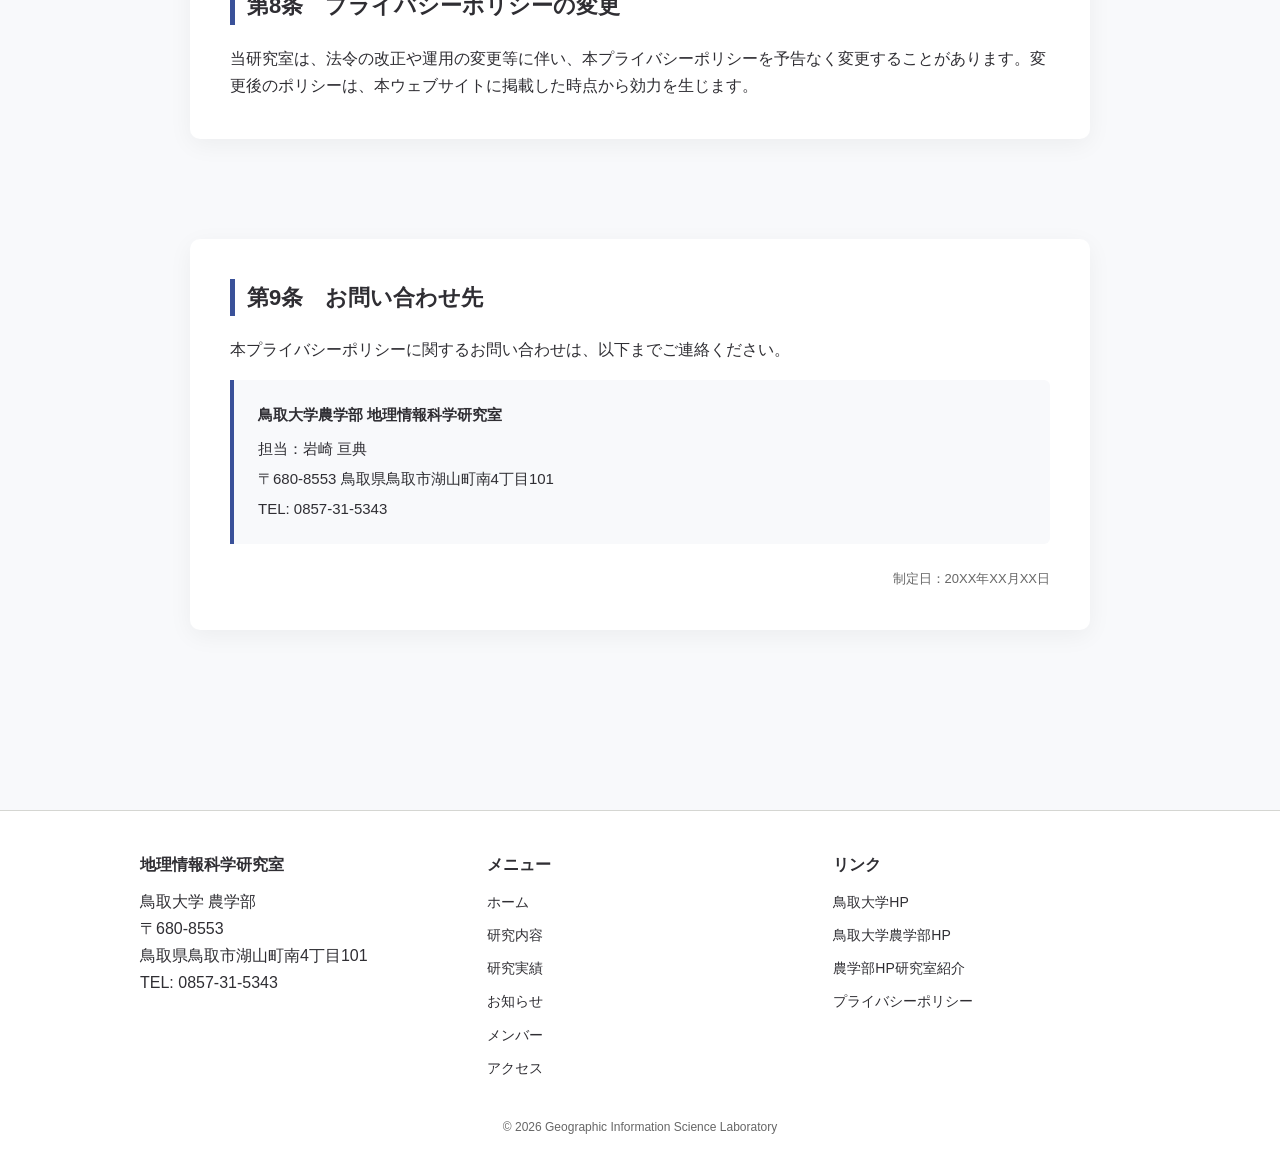
<file: docs/privacy.html>
<!DOCTYPE html>
<html lang="ja">

  <head>
    <meta charset="UTF-8">
    <meta name="viewport" content="width=device-width, initial-scale=1.0">
    <title>プライバシーポリシー｜鳥取大学農学部 地理情報科学研究室</title>
    <meta name="description" content="鳥取大学農学部 地理情報科学研究室のプライバシーポリシーです。">
    <link rel="stylesheet" href="css/style.css">
  </head>

  <body>

    <!-- ヘッダー -->
    <header>
      <div class="header_container">

        <!-- ロゴ -->
        <div class="logo">
          <a href="./index.html"> 
            <img src="images/logo.jpg" alt="鳥取大学農学部 地理情報科学研究室ロゴ"> 
          </a>
          <div class="site_title">
            <h1>鳥取大学農学部<span class="sp_br"> </span>地理情報科学研究室 </h1>
            <p>Geographic Information Science Laboratory</p>
          </div>
        </div>

        <!-- ナビゲーション --> 
        <nav class="navigation" id="nav" aria-label="メインナビゲーション">
          <ul class="navigation_list">
            <li><a href="./index.html">ホーム</a></li>
            <li><a href="./about.html">研究内容</a></li>
            <li><a href="./research.html">活動成果</a></li>
            <li><a href="./news.html">お知らせ</a></li>
            <li><a href="./members.html">メンバー</a></li>
            <li><a href="./access.html">アクセス</a></li>
          </ul>
        </nav>

        <!-- ハンバーガーメニュー --> 
        <button class="hamburger" id="hamburger" aria-label="メニューを開く"> 
          <span class="hamburger_border_top"></span>
          <span class="hamburger_border_center"></span>
          <span class="hamburger_border_bottom"></span>
        </button>

      </div>
        
      <div class="background" id="background"></div>

    </header>
    <!-- /ヘッダー -->

    <!-- メイン -->
    <main>

      <section aria-labelledby="privacy-intro">
        <p id="privacy-intro">
          鳥取大学農学部地理情報科学研究室（以下「当研究室」）は、本ウェブサイトをご利用いただく皆様の個人情報の保護を重要な責務と考え、個人情報の保護に関する法律（個人情報保護法）および関連法令・ガイドラインを遵守し、以下のとおりプライバシーポリシーを定めます。
        </p>
      </section>

      <section aria-labelledby="policy-1">
        <h2 id="policy-1" class="title">第1条　収集する個人情報の種類</h2>
        <p>当研究室では、以下の場合に個人情報を収集することがあります。</p>
        <ul class="policy_list">
          <li>お問い合わせフォームのご利用時：氏名、所属機関・学校名、メールアドレス、お問い合わせ内容</li>
          <li>研究参加・共同研究のお申し込み時：氏名、所属、連絡先情報</li>
          <li>セミナー・イベント参加申込時：氏名、所属、メールアドレス</li>
        </ul>
      </section>

      <section aria-labelledby="policy-2">
        <h2 id="policy-2" class="title">第2条　個人情報の利用目的</h2>
        <p>収集した個人情報は、以下の目的のみに使用します。</p>
        <ul class="policy_list">
          <li>お問い合わせへの回答および対応</li>
          <li>研究活動・共同研究に関するご連絡</li>
          <li>セミナー・研究会・イベントのご案内</li>
          <li>研究成果・論文等に関する情報提供</li>
          <li>その他、当研究室の活動に関連する連絡</li>
        </ul>
      </section>

      <section aria-labelledby="policy-3">
        <h2 id="policy-3" class="title">第3条　第三者への提供</h2>
        <p>当研究室は、以下の場合を除き、ご本人の同意なく収集した個人情報を第三者に提供することはありません。</p>
        <ul class="policy_list">
          <li>法令に基づく場合</li>
          <li>人の生命、身体または財産の保護のために必要がある場合</li>
          <li>公衆衛生の向上または児童の健全な育成の推進のために特に必要がある場合</li>
          <li>国の機関もしくは地方公共団体またはその委託を受けた者が法令の定める事務を遂行することに対して協力する必要がある場合</li>
        </ul>
      </section>

      <section aria-labelledby="policy-4">
        <h2 id="policy-4" class="title">第4条　アクセス解析ツールの使用</h2>
        <p>本ウェブサイトでは、サイトの利用状況を把握・改善するため、Google Analytics等のアクセス解析ツールを使用する場合があります。これらのツールはCookieを使用してデータを収集しますが、個人を特定する情報は含まれません。</p>
        <p>Cookieの収集を希望されない場合は、ご利用のブラウザの設定でCookieを無効にすることができます。なお、Cookieを無効にした場合、本サイトの一部の機能がご利用いただけなくなる場合があります。</p>
        <p>Google Analyticsの利用規約およびプライバシーポリシーについては、<a href="https://policies.google.com/privacy" target="_blank" rel="noopener noreferrer">Google社のウェブサイト</a>をご確認ください。</p>
      </section>

      <section aria-labelledby="policy-5">
        <h2 id="policy-5" class="title">第5条　個人情報の管理・安全対策</h2>
        <p>当研究室は、収集した個人情報について、不正アクセス、紛失、破壊、改ざんおよび漏洩等を防止するため、適切な安全管理措置を講じます。また、個人情報を取り扱う担当者に対して、必要かつ適切な監督を行います。</p>
      </section>

      <section aria-labelledby="policy-6">
        <h2 id="policy-6" class="title">第6条　個人情報の開示・訂正・削除</h2>
        <p>ご自身の個人情報について開示・訂正・利用停止・削除をご希望の場合は、本人確認のうえ、下記お問い合わせ先にご連絡ください。合理的な期間内に対応いたします。</p>
      </section>

      <section aria-labelledby="policy-7">
        <h2 id="policy-7" class="title">第7条　外部リンクについて</h2>
        <p>本ウェブサイトには外部サイトへのリンクが含まれる場合があります。リンク先の外部サイトにおける個人情報の取り扱いについては、当研究室は責任を負いかねますので、各サイトのプライバシーポリシーをご確認ください。</p>
      </section>

      <section aria-labelledby="policy-8">
        <h2 id="policy-8" class="title">第8条　プライバシーポリシーの変更</h2>
        <p>当研究室は、法令の改正や運用の変更等に伴い、本プライバシーポリシーを予告なく変更することがあります。変更後のポリシーは、本ウェブサイトに掲載した時点から効力を生じます。</p>
      </section>

      <section aria-labelledby="policy-9">
        <h2 id="policy-9" class="title">第9条　お問い合わせ先</h2>
        <p>本プライバシーポリシーに関するお問い合わせは、以下までご連絡ください。</p>
        <div class="policy_contact">
          <p class="policy_contact_name">鳥取大学農学部 地理情報科学研究室</p>
          <p>担当：岩崎 亘典</p>
          <p>〒680-8553 鳥取県鳥取市湖山町南4丁目101</p>
          <p>TEL: 0857-31-5343</p>
        </div>
        <p class="policy_date">制定日：20XX年XX月XX日</p>
      </section>

    </main>
    <!-- /メイン -->

    <!-- フッター -->
    <footer class="footer">

      <div class="footer_inner">

        <!-- ① 研究室情報 -->
        <div class="footer_col">
          <h2 class="footer_title">地理情報科学研究室</h2>
          <p>鳥取大学 農学部</p>
          <p>〒680-8553</p>
          <p>鳥取県鳥取市湖山町南4丁目101</p>
          <p>TEL: 0857-31-5343</p>
        </div>

        <!-- ② ナビゲーション -->
        <div class="footer_col">
          <h3 class="footer_title">メニュー</h3>
          <ul class="footer_nav">
            <li><a href="./index.html">ホーム</a></li>
            <li><a href="./about.html">研究内容</a></li>
            <li><a href="./research.html">研究実績</a></li>
            <li><a href="./news.html">お知らせ</a></li>
            <li><a href="./members.html">メンバー</a></li>
            <li><a href="./access.html">アクセス</a></li>
          </ul>
        </div>

        <!-- ③ 補助情報 -->
        <div class="footer_col">
          <h3 class="footer_title">リンク</h3>
          <ul class="footer_nav">
            <li><a href="https://www.tottori-u.ac.jp/" target="_blank" rel="noopener noreferrer">鳥取大学HP</a></li>
            <li><a href="https://muses.muses.tottori-u.ac.jp/" target="_blank" rel="noopener noreferrer">鳥取大学農学部HP</a></li>
            <li><a href="https://muses.muses.tottori-u.ac.jp/about/staff/teacher-leas.php?id=57" target="_blank" rel="noopener noreferrer">農学部HP研究室紹介
            </a></li>
            <li><a href="./privacy.html">プライバシーポリシー</a></li>
          </ul>
        </div>

      </div>

      <!-- コピーライト -->
      <div class="footer_bottom">
        <p>&copy; 2026 Geographic Information Science Laboratory</p>
      </div>

    </footer>
    <!-- /フッター -->
    <script src="js/script.js"></script>

  </body>
  
</html>
</file>
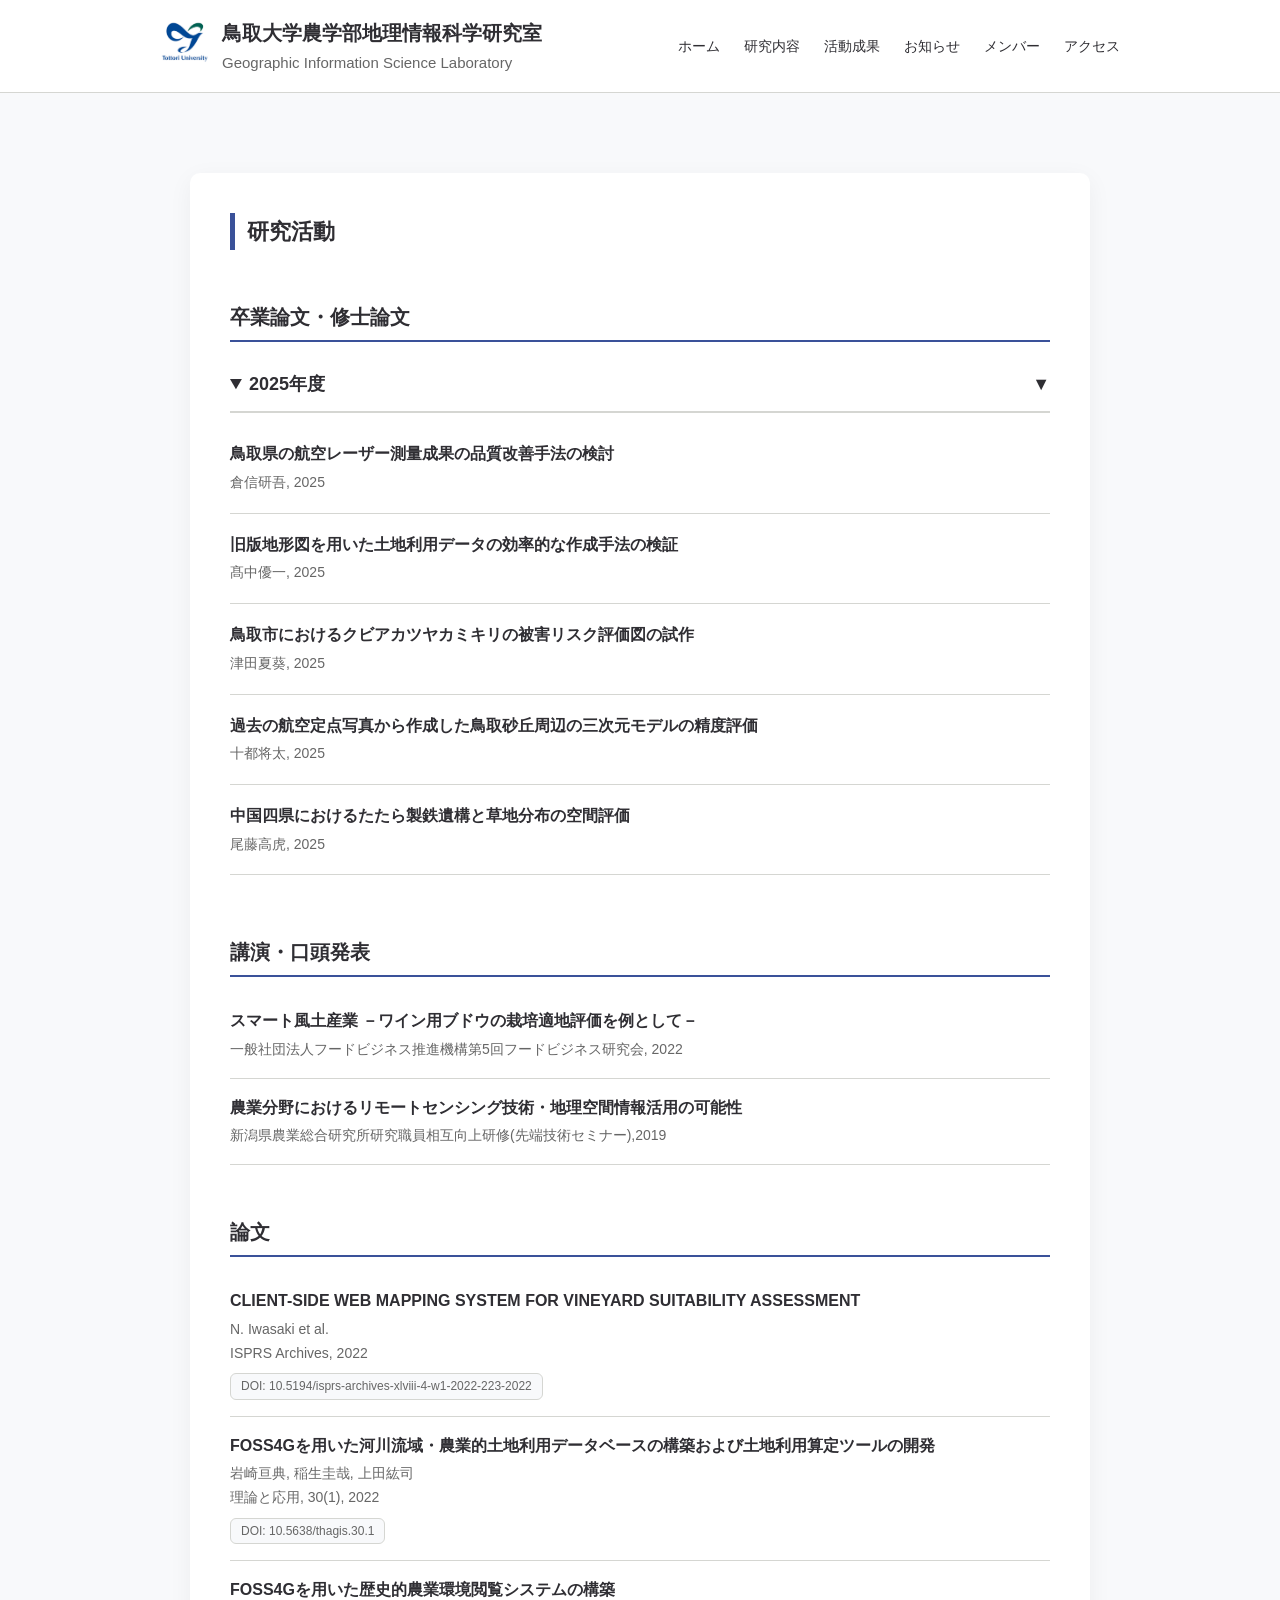
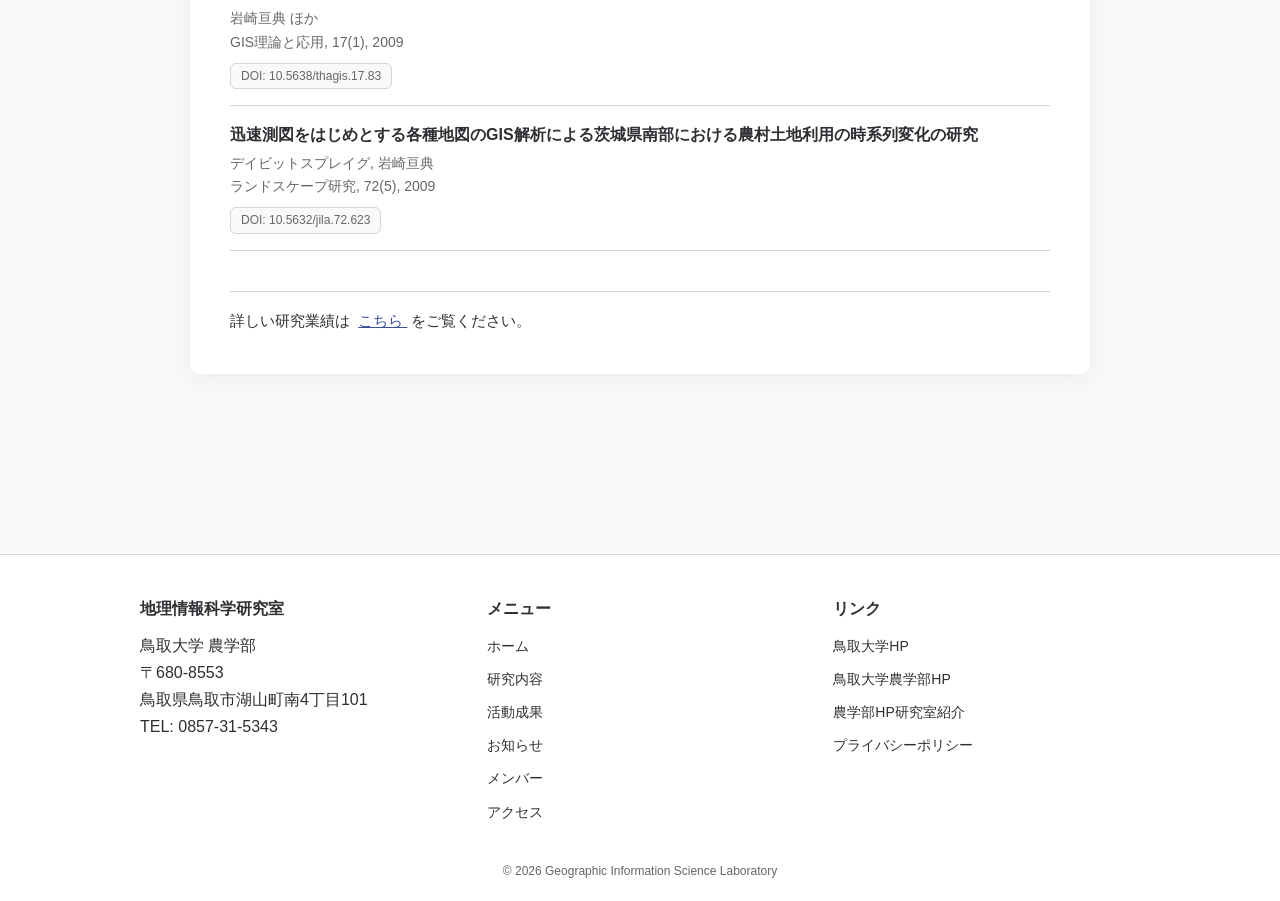
<file: docs/research.html>
<!DOCTYPE html>
<html lang="ja">
  <head>
    <meta charset="UTF-8">
    <meta name="viewport" content="width=device-width, initial-scale=1.0">
    <title>研究活動 | 鳥取大学農学部 地理情報科学研究室</title>

    <meta name="description" content="鳥取大学農学部 地理情報科学研究室の研究活動。卒業研究やこれまでの取り組みを掲載しています。">

    <link rel="stylesheet" href="css/style.css">
  </head>

 <body>

    <!-- ヘッダー -->
    <header>
      <div class="header_container">

        <!-- ロゴ -->
        <div class="logo">
          <a href="./index.html"> 
            <img src="images/logo.jpg" alt="鳥取大学農学部 地理情報科学研究室ロゴ"> 
          </a>
          <div class="site_title">
            <h1>鳥取大学農学部<span class="sp_br"> </span>地理情報科学研究室 </h1>
            <p>Geographic Information Science Laboratory</p>
          </div>
        </div>

        <!-- ナビゲーション --> 
        <nav class="navigation" id="nav" aria-label="メインナビゲーション">
          <ul class="navigation_list">
            <li><a href="./index.html">ホーム</a></li>
            <li><a href="./about.html">研究内容</a></li>
            <li><a href="./research.html">活動成果</a></li>
            <li><a href="./news.html">お知らせ</a></li>
            <li><a href="./members.html">メンバー</a></li>
            <li><a href="./access.html">アクセス</a></li>
          </ul>
        </nav>

        <!-- ハンバーガーメニュー --> 
        <button class="hamburger" id="hamburger" aria-label="メニューを開く"> 
          <span class="hamburger_border_top"></span>
          <span class="hamburger_border_center"></span>
          <span class="hamburger_border_bottom"></span>
        </button>

      </div>
        
      <div class="background" id="background"></div>

    </header>
    <!-- /ヘッダー -->
    
    <!-- メイン -->
    <main>
      <section>

        <h2 class="title">研究活動</h2>

        <!-- =====================
            卒業論文・修士論文
        ===================== -->
        <div class="student_section">

          <h3 class="section_title">卒業論文・修士論文</h3>

          <details open class="activity_block">
            <summary class="year_toggle">2025年度</summary>

            <ul class="paper_list">
              <li>
                <p class="paper_title">鳥取県の航空レーザー測量成果の品質改善手法の検討</p>
                <p class="paper_meta">倉信研吾, 2025</p>
              </li>

              <li>
                <p class="paper_title">旧版地形図を用いた土地利用データの効率的な作成手法の検証</p>
                <p class="paper_meta">髙中優一, 2025</p>
              </li>

              <li>
                <p class="paper_title">鳥取市におけるクビアカツヤカミキリの被害リスク評価図の試作</p>
                <p class="paper_meta">津田夏葵, 2025</p>
              </li>

              <li>
                <p class="paper_title">過去の航空定点写真から作成した鳥取砂丘周辺の三次元モデルの精度評価</p>
                <p class="paper_meta">十都将太, 2025</p>
              </li>

              <li>
                <p class="paper_title">中国四県におけるたたら製鉄遺構と草地分布の空間評価</p>
                <p class="paper_meta">尾藤高虎, 2025</p>
              </li>
            </ul>

          </details>

        </div>

        <!-- =====================
            講演・口頭発表
        ===================== -->
        <h3 class="section_title">講演・口頭発表</h3>

        <ul class="presentation_list">
          <li>
            <p class="presentation_title">スマート風土産業 －ワイン用ブドウの栽培適地評価を例として－</p>
            <p class="presentation_meta">一般社団法人フードビジネス推進機構第5回フードビジネス研究会, 2022</p>
          </li>

          <li>
            <p class="presentation_title">農業分野におけるリモートセンシング技術・地理空間情報活用の可能性</p>
            <p class="presentation_meta">新潟県農業総合研究所研究職員相互向上研修(先端技術セミナー),2019</p>
          </li>

        </ul>


        <!-- =====================
            論文(教員含む)
        ===================== -->

        <h3 class="section_title">論文</h3>

          <ul class="paper_list">

            <li>
              <p class="paper_title">CLIENT-SIDE WEB MAPPING SYSTEM FOR VINEYARD SUITABILITY ASSESSMENT</p>
              <p class="paper_name">N. Iwasaki et al.</p>
              <p class="paper_meta">ISPRS Archives, 2022</p>
              <p class="paper_doi">
                <a href="https://doi.org/10.5194/isprs-archives-xlviii-4-w1-2022-223-2022" target="_blank" rel="noopener noreferrer">DOI: 10.5194/isprs-archives-xlviii-4-w1-2022-223-2022</a></p>
            </li>

            <li>
              <p class="paper_title">FOSS4Gを用いた河川流域・農業的土地利用データベースの構築および土地利用算定ツールの開発</p>
              <p class="paper_name">岩崎亘典, 稲生圭哉, 上田紘司 </p>
              <p class="paper_meta">理論と応用, 30(1), 2022</p>
              <p class="paper_doi">
                <a href="https://doi.org/10.5638/thagis.30.1" target="_blank" rel="noopener noreferrer">DOI: 10.5638/thagis.30.1</a></p>
            </li>

            <li>
              <p class="paper_title"> FOSS4Gを用いた歴史的農業環境閲覧システムの構築</p>
              <p class="paper_name">岩崎亘典 ほか </p>
              <p class="paper_meta">GIS理論と応用, 17(1), 2009</p>
              <p class="paper_doi">
                <a href="https://doi.org/10.5638/thagis.17.83" target="_blank" rel="noopener noreferrer">DOI: 10.5638/thagis.17.83</a></p>
            </li>

            <li>
              <p class="paper_title">迅速測図をはじめとする各種地図のGIS解析による茨城県南部における農村土地利用の時系列変化の研究</p>
              <p class="paper_name">デイビットスプレイグ, 岩崎亘典</p>
              <p class="paper_meta">ランドスケープ研究, 72(5), 2009</p>
              <p class="paper_doi">
                <a href="https://doi.org/10.5632/jila.72.623" target="_blank" rel="noopener noreferrer">DOI: 10.5632/jila.72.623</a></p>
            </li> 

          </ul> 

          <!-- Researchmapリンク -->
          <div class="researchmap_link">
            <p>
              詳しい研究業績は
              <a href="https://researchmap.jp/read0059093" target="_blank" rel="noopener noreferrer">
                こちら
              </a>
              をご覧ください。
            </p>
          </div>

        </div>

      </section>
    </main>
    <!-- /メイン -->

    <!-- フッター -->
    <footer class="footer">

      <div class="footer_inner">

        <!-- ① 研究室情報 -->
        <div class="footer_col">
          <h2 class="footer_title">地理情報科学研究室</h2>
          <p>鳥取大学 農学部</p>
          <p>〒680-8553</p>
          <p>鳥取県鳥取市湖山町南4丁目101</p>
          <p>TEL: 0857-31-5343</p>
        </div>

        <!-- ② ナビゲーション -->
        <div class="footer_col">
          <h3 class="footer_title">メニュー</h3>
          <ul class="footer_nav">
            <li><a href="./index.html">ホーム</a></li>
            <li><a href="./about.html">研究内容</a></li>
            <li><a href="./research.html">活動成果</a></li>
            <li><a href="./news.html">お知らせ</a></li>
            <li><a href="./members.html">メンバー</a></li>
            <li><a href="./access.html">アクセス</a></li>
          </ul>
        </div>

        <!-- ③ 補助情報 -->
        <div class="footer_col">
          <h3 class="footer_title">リンク</h3>
          <ul class="footer_nav">
            <li><a href="https://www.tottori-u.ac.jp/" target="_blank" rel="noopener noreferrer">鳥取大学HP</a></li>
            <li><a href="https://muses.muses.tottori-u.ac.jp/" target="_blank" rel="noopener noreferrer">鳥取大学農学部HP</a></li>
            <li><a href="https://muses.muses.tottori-u.ac.jp/about/staff/teacher-leas.php?id=57" target="_blank" rel="noopener noreferrer">農学部HP研究室紹介
            </a></li>
            <li><a href="./privacy.html">プライバシーポリシー</a></li>
          </ul>
        </div>

      </div>

      <!-- コピーライト -->
      <div class="footer_bottom">
        <p>&copy; 2026 Geographic Information Science Laboratory</p>
      </div>

    </footer>
    <!-- /フッター -->

   <script src="js/script.js"></script>
    

  </body>

</html>
</file>
<file: docs/css/style.css>
/* =====================
   カラー設計
===================== */
:root {
  --text: #2F2E33;
  --sub-text: #666;
  --border: #D5D6D2;
  --base: #FFFFFF;
  --accent: #3A5199;
  --accent-dark: #2c3e75;
  --bg-light: #f8f9fb;
}

/* =====================
   リセット
===================== */
* {
  margin: 0;
  padding: 0;
  box-sizing: border-box;
}

/* =====================
   基本
===================== */
body {
  font-family: Arial, sans-serif;
  line-height: 1.7;
  color: var(--text);
  background: var(--bg-light);
}

/* =====================
   共通幅
===================== */
.header_container,
main {
  max-width: 1000px;
  margin: 0 auto;
}

/* =====================
   ヘッダー
===================== */
header {
  background: var(--base);
  border-bottom: 1px solid var(--border);
  position: sticky;
  top: 0;
  z-index: 10;
}

.header_container {
  position: relative;
  display: flex;
  justify-content: space-between;
  align-items: center;
  padding: 16px 20px;
}

.navigation.active {
 position: absolute;
 top: 100%;
 right: 20px;
}

/* ロゴ */
.logo {
  display: flex;
  align-items: center;
  gap: 12px;
}

.logo img {
  width: 50px;
}

.site_title h1 {
  font-size: 20px;
}

.site_title p {
  font-size: 15px;
  color: var(--sub-text);
}

.site_title {
  max-width: calc(100% - 60px); 
}


@media (max-width: 600px) {
  .site_title p {
    display: none;
  }
}


/* =====================
   ナビゲーション
===================== */
.navigation_list {
  display: flex;
  list-style: none;
  gap: 24px;
}

.navigation_list a {
  text-decoration: none;
  color: var(--text);
  font-size: 14px;
  font-weight: 500;
  transition: 0.2s;
}

.navigation_list a:hover {
  color: var(--accent);
  border-bottom: 2px solid var(--accent);
}

.navigation_list a.active {
  color: var(--accent);
  font-weight: bold;
}

/* =====================
   ハンバーガー
===================== */

/* PC（デフォルト） */
.navigation {
  display: flex;
}

.hamburger {
  display: none;
  background: none;
  border: none;
  cursor: pointer;
  margin-left: auto;
  flex-shrink: 0;
}

.hamburger span {
  display: block;
  width: 25px;
  height: 2px;
  background: var(--text);
  margin: 5px 0;
}

/* 改行制御 */
.sp_br {
  display: none;
}

/* スマホ */
@media (max-width: 900px) {

  .hamburger {
    display: block;
  }

  .navigation {
    display: none;
  }

  .navigation.active {
    display: block;
    position: absolute;
    top: 100%;
    right: 20px;
    background: var(--base);
    padding: 15px;
    border: 1px solid var(--border);
    border-radius: 6px;
  }

  .navigation_list {
    flex-direction: column;
    gap: 10px;
  }
}

/* タイトル改行（スマホだけ） */
@media (max-width: 600px) {
  .sp_br {
    display: block;
  }
}
/* =====================
   ヒーロー
===================== */
.hero {
  position: relative;
  max-width: 900px;   
  width: 100%;
  height: 300px;     
  margin: 50px auto 50px; 
  overflow: hidden;
}

.hero_image {
  width: 100%;
  height: 100%;
  object-fit: cover;
}

.hero::before {
  content: "";
  position: absolute;
  inset: 0;
  background: rgba(0,0,0,0.35);
}

.hero_text {
  position: absolute;
  bottom: 30px;
  left: 30px;
  color: #fff;
}

.hero_text h2 {
  font-size: 30px;
}

.hero_text p {
  font-size: 18px;
}

@media (max-width: 768px) {
  .hero {
    height: 250px;
  }

  .hero_text h2 {
    font-size: 20px;
  }
}

/* =====================
   メイン
===================== */
main {
  padding: 80px 20px;
}

/* セクション（カード化） */
section {
  max-width: 900px;
  margin: 0 auto 100px;
  background: var(--base);
  padding: 40px;
  border-radius: 10px;
  box-shadow: 0 6px 25px rgba(0,0,0,0.05);
}

/* 見出し */
.title {
  font-size: 22px;
  margin-bottom: 20px;
  border-left: 5px solid var(--accent);
  padding-left: 12px;
}

.subtitle {
  margin: 25px 0 10px;
  font-weight: bold;
}

/* =====================
   ボタン
===================== */
.button_container {
  margin-top: 20px;
}

.button {
  display: inline-block;
  padding: 10px 20px;
  background: var(--accent);
  color: #fff;
  text-decoration: none;
  border-radius: 6px;
  transition: 0.2s;
}

.button:hover {
  background: var(--accent-dark);
}

/* =====================
   画像
===================== */
.image {
  display: block;
  width: 100%;
  max-width: 600px;
  margin: 25px auto;
  border-radius: 0px;
}

/* =====================
   研究内容
===================== */
.subsection {
  margin-bottom: 80px;
}

.subject {
  font-size: 20px;
  margin-bottom: 15px;
}

.subsection p {
  margin-bottom: 15px;
}

/* =====================
   共通リストデザイン
===================== */
.paper_list,
.presentation_list {
  list-style: none;
  margin: 0;
  padding: 0;
}

.paper_list li,
.presentation_list li {
  padding: 16px 0;
  border-bottom: 1px solid var(--border);
}

/* タイトル */
.paper_title,
.presentation_title {
  font-weight: 600;
  margin-bottom: 4px;
  line-height: 1.6;
}

/* 著者・発表情報 */
.paper_meta,
.presentation_meta,
.paper_name {
  font-size: 14px;
  color: var(--sub-text);
}

/* =====================
   セクション見出し
===================== */
.section_title {
  font-size: 20px;
  margin: 50px 0 15px;
  padding-bottom: 6px;
  border-bottom: 2px solid var(--accent);
}

/* =====================
   学生研究（強調）
===================== */
.student_section {
  margin-bottom: 60px;
}

.student_section .paper_list li {
  padding: 18px 0;
}

/* =====================
   折りたたみ（学生のみ）
===================== */
.student_section .activity_block {
  margin-bottom: 30px;
}

/* 年度見出し */
.student_section .year_toggle {
  font-size: 18px;
  font-weight: bold;
  cursor: pointer;
  padding: 12px 0;
  border-bottom: 2px solid var(--border);
  position: relative;
}

/* 矢印 */
.student_section .year_toggle::after {
  content: "▼";
  position: absolute;
  right: 0;
  transition: transform 0.2s;
}

/* 閉じた状態 */
.student_section details:not([open]) .year_toggle::after {
  transform: rotate(-90deg);
}

/* 内側余白 */
.student_section .paper_list {
  margin-top: 10px;
}

/* =====================
   DOIラベル
===================== */
.paper_doi {
  margin-top: 6px;
}

.paper_doi a {
  font-size: 12px;
  font-weight: 500;
  color: var(--sub-text);
  background: var(--bg-light);
  border: 1px solid var(--border);
  border-radius: 6px;
  padding: 2px 10px;
  text-decoration: none;
  display: inline-block;
  transition: opacity 0.15s;
}

.paper_doi a:hover {
  opacity: 0.75;
}

/* =====================
   Researchmap
===================== */
.researchmap_link {
  margin-top: 40px;
  padding-top: 15px;
  border-top: 1px solid var(--border);
}

.researchmap_link p {
  font-size: 15px;
  line-height: 1.8;
}

.researchmap_link a {
  color: var(--accent);
  text-decoration: underline;
  font-weight: 500;
  margin: 0 4px;
}

.researchmap_link a:hover {
  color: var(--accent-dark);
}

/* =====================
   お知らせ
===================== */
.news_list {
  list-style: none;
}

.news_list li {
  padding: 16px 0;
  border-bottom: 1px solid var(--border);
}

/* 日付 */
.news_list time {
  display: block;
  font-size: 13px;
  color: var(--sub-text);
  margin-bottom: 4px;
}

/* 本文 */
.news_list p {
  font-size: 15px;
  font-weight: 500;
}
/* =====================
   メンバー
===================== */
.member_list {
  list-style: none;
  display: grid;
  grid-template-columns: repeat(2, 1fr);
  gap: 30px;
}

@media (max-width: 768px) {
  .member_list {
    grid-template-columns: 1fr;
  }
}

.member_list > li {
  margin-bottom: 20px;
  font-weight: bold;
  font-size: 18px;
  position: relative;
  padding-left: 12px;
}

.member_list > li::before {
  content: "";
  width: 6px;
  height: 20px;
  background: var(--accent);
  position: absolute;
  left: 0;
  top: 5px;
}

.member_sublist {
  list-style: none;
  margin-top: 8px;
}

.member_sublist li {
  font-size: 17px;
  color: var(--sub-text);
}

.member_links {
  margin-top: 4px;
  display: flex;
  gap: 10px;
}

.member_links a {
  font-size: 15px;
  color: var(--accent);
  text-decoration: none;
  border-bottom: 1px dashed var(--border);
}

.member_links a:hover {
  color: var(--accent);
  border-bottom: 1px solid var(--accent);
}

/* =====================
   アクセス
===================== */
.map {
  width: 100%;
  height: 300px;
  border: none;
  border-radius: 8px;
}

/* =====================
   プライバシーポリシー
===================== */
.policy_list {
  list-style: none;
  margin-top: 12px;
}

.policy_list li {
  padding: 10px 0 10px 16px;
  border-bottom: 1px solid var(--border);
  position: relative;
  font-size: 15px;
}

.policy_list li::before {
  content: "";
  width: 4px;
  height: 4px;
  background: var(--accent);
  border-radius: 50%;
  position: absolute;
  left: 0;
  top: 18px;
}

.policy_list li:last-child {
  border-bottom: none;
}

.policy_contact {
  margin-top: 16px;
  padding: 20px 24px;
  background: var(--bg-light);
  border-left: 4px solid var(--accent);
  border-radius: 0 6px 6px 0;
  line-height: 2;
  font-size: 15px;
}

.policy_contact_name {
  font-weight: bold;
  margin-bottom: 4px;
}

.policy_contact a {
  color: var(--accent);
  text-decoration: none;
}

.policy_contact a:hover {
  text-decoration: underline;
}

.policy_date {
  margin-top: 24px;
  font-size: 13px;
  color: var(--sub-text);
  text-align: right;
}


/* =====================
   フッター
===================== */
.footer {
  background: var(--base);
  border-top: 1px solid var(--border);
  padding: 40px 20px 20px;
}

.footer_inner {
  max-width: 1000px;
  margin: 0 auto;
  display: flex;
  gap: 40px;
  justify-content: space-between;
}

.footer_col {
  flex: 1;
}

.footer_title {
  font-size: 16px;
  margin-bottom: 10px;
}

.footer_nav {
  list-style: none;
}

.footer_nav li {
  margin-bottom: 6px;
}

.footer_nav a {
  text-decoration: none;
  color: var(--text);
  font-size: 14px;
}

.footer_nav a:hover {
  color: var(--accent);
}

.footer_bottom {
  text-align: center;
  margin-top: 30px;
  font-size: 12px;
  color: var(--sub-text);
}

@media (max-width: 768px) {
  .footer_inner {
    flex-direction: column;
  }
}
</file>
